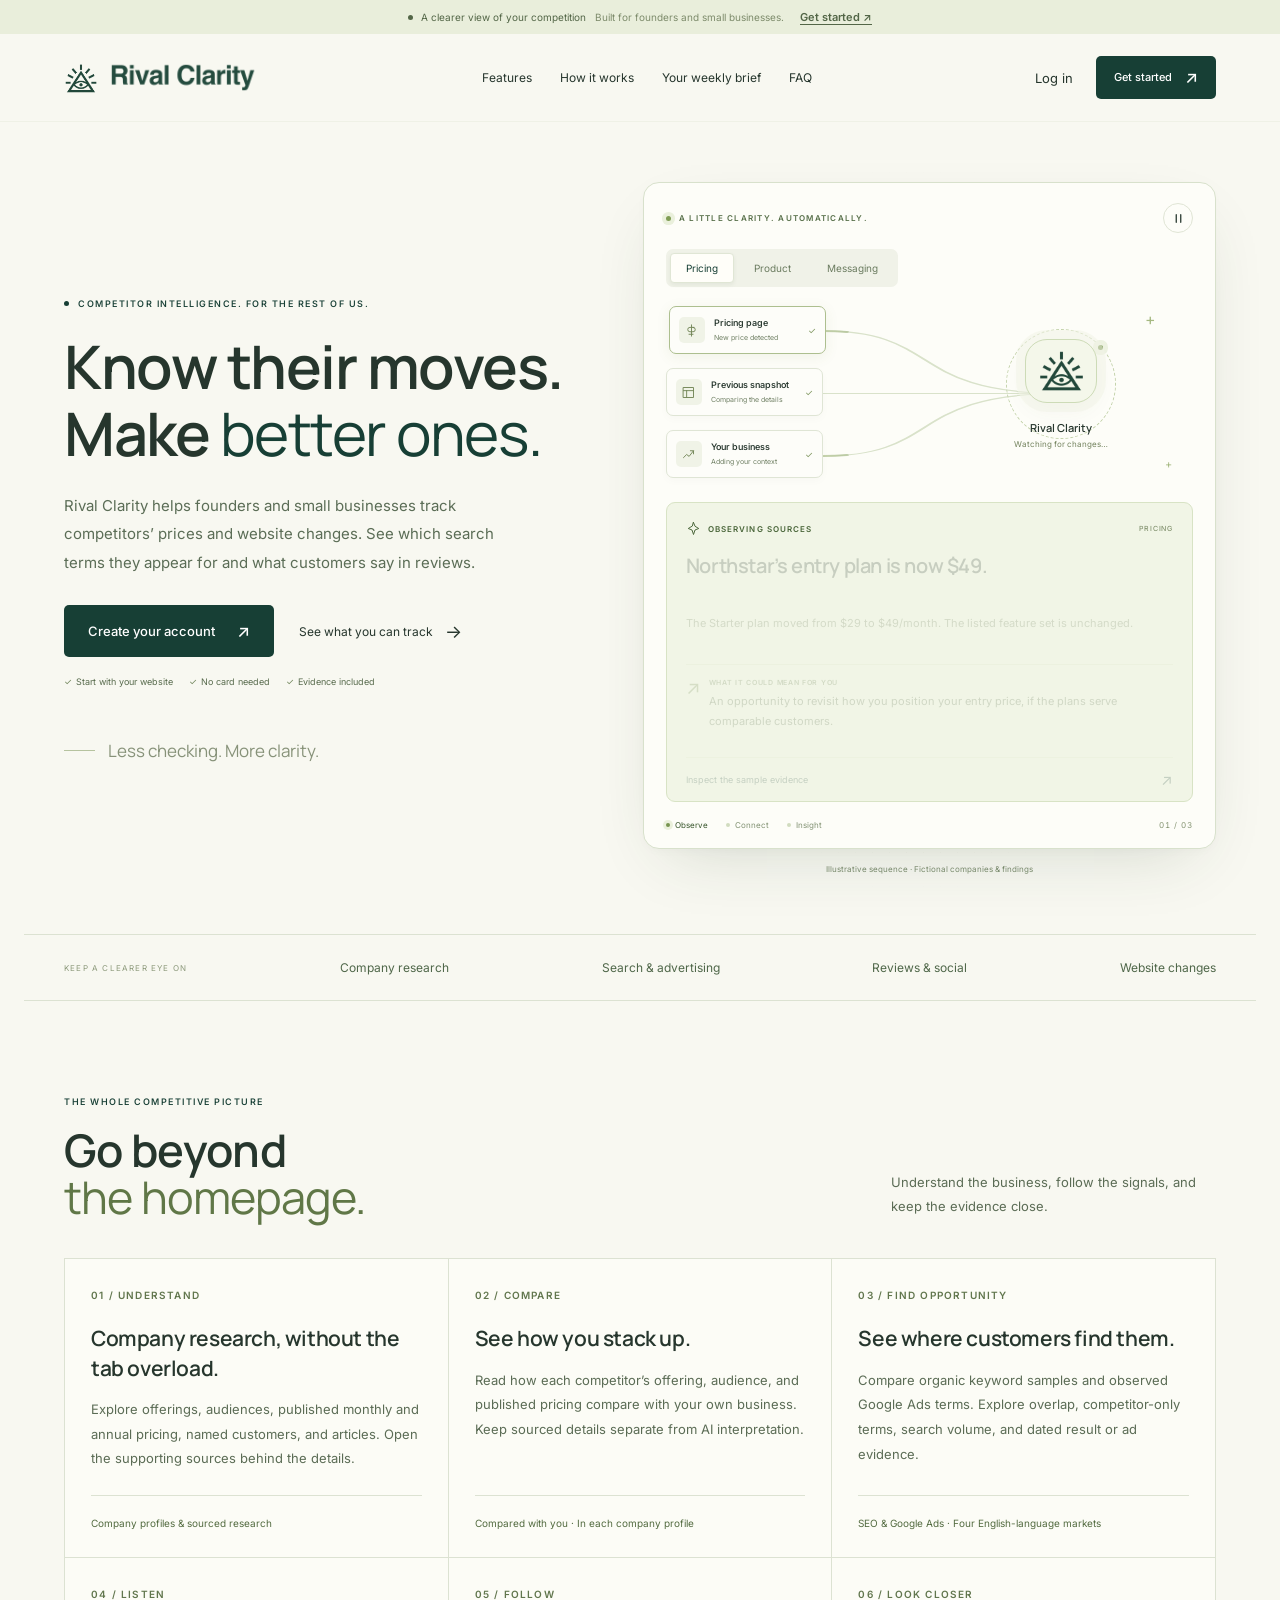
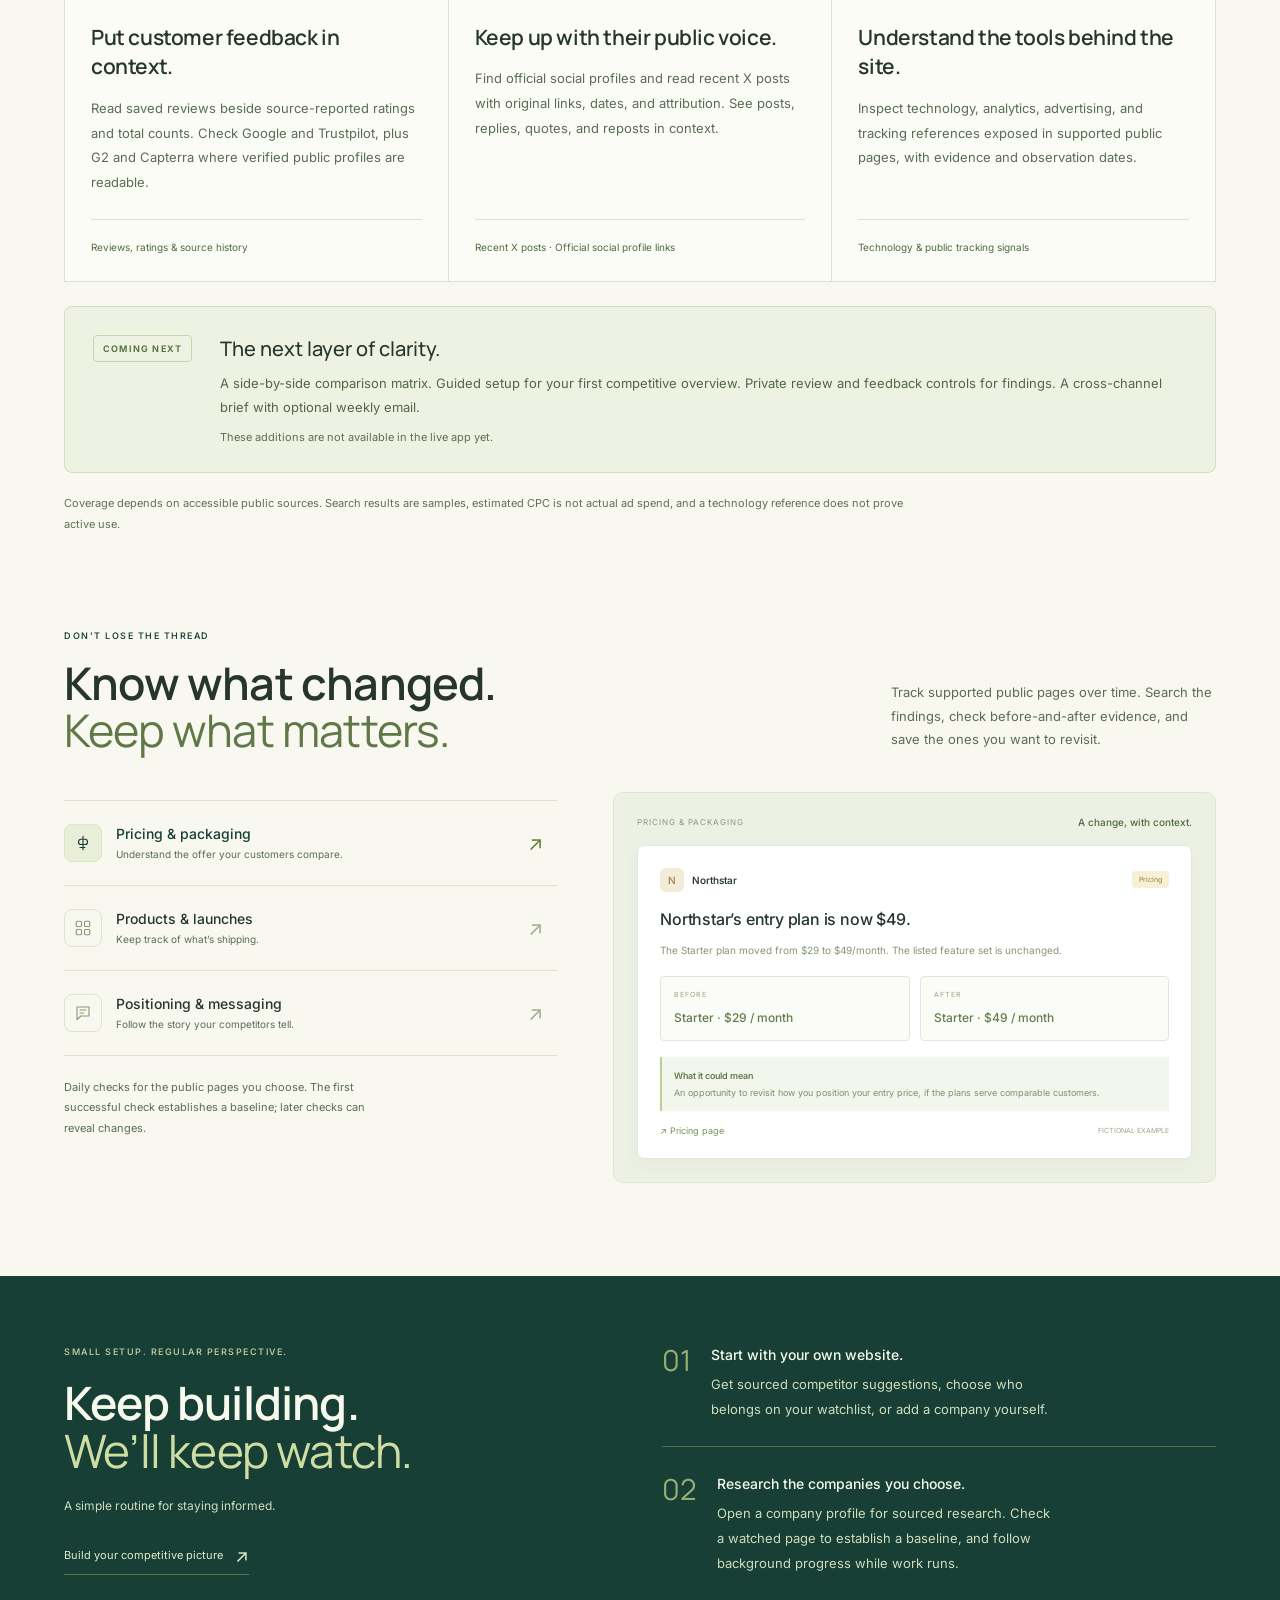
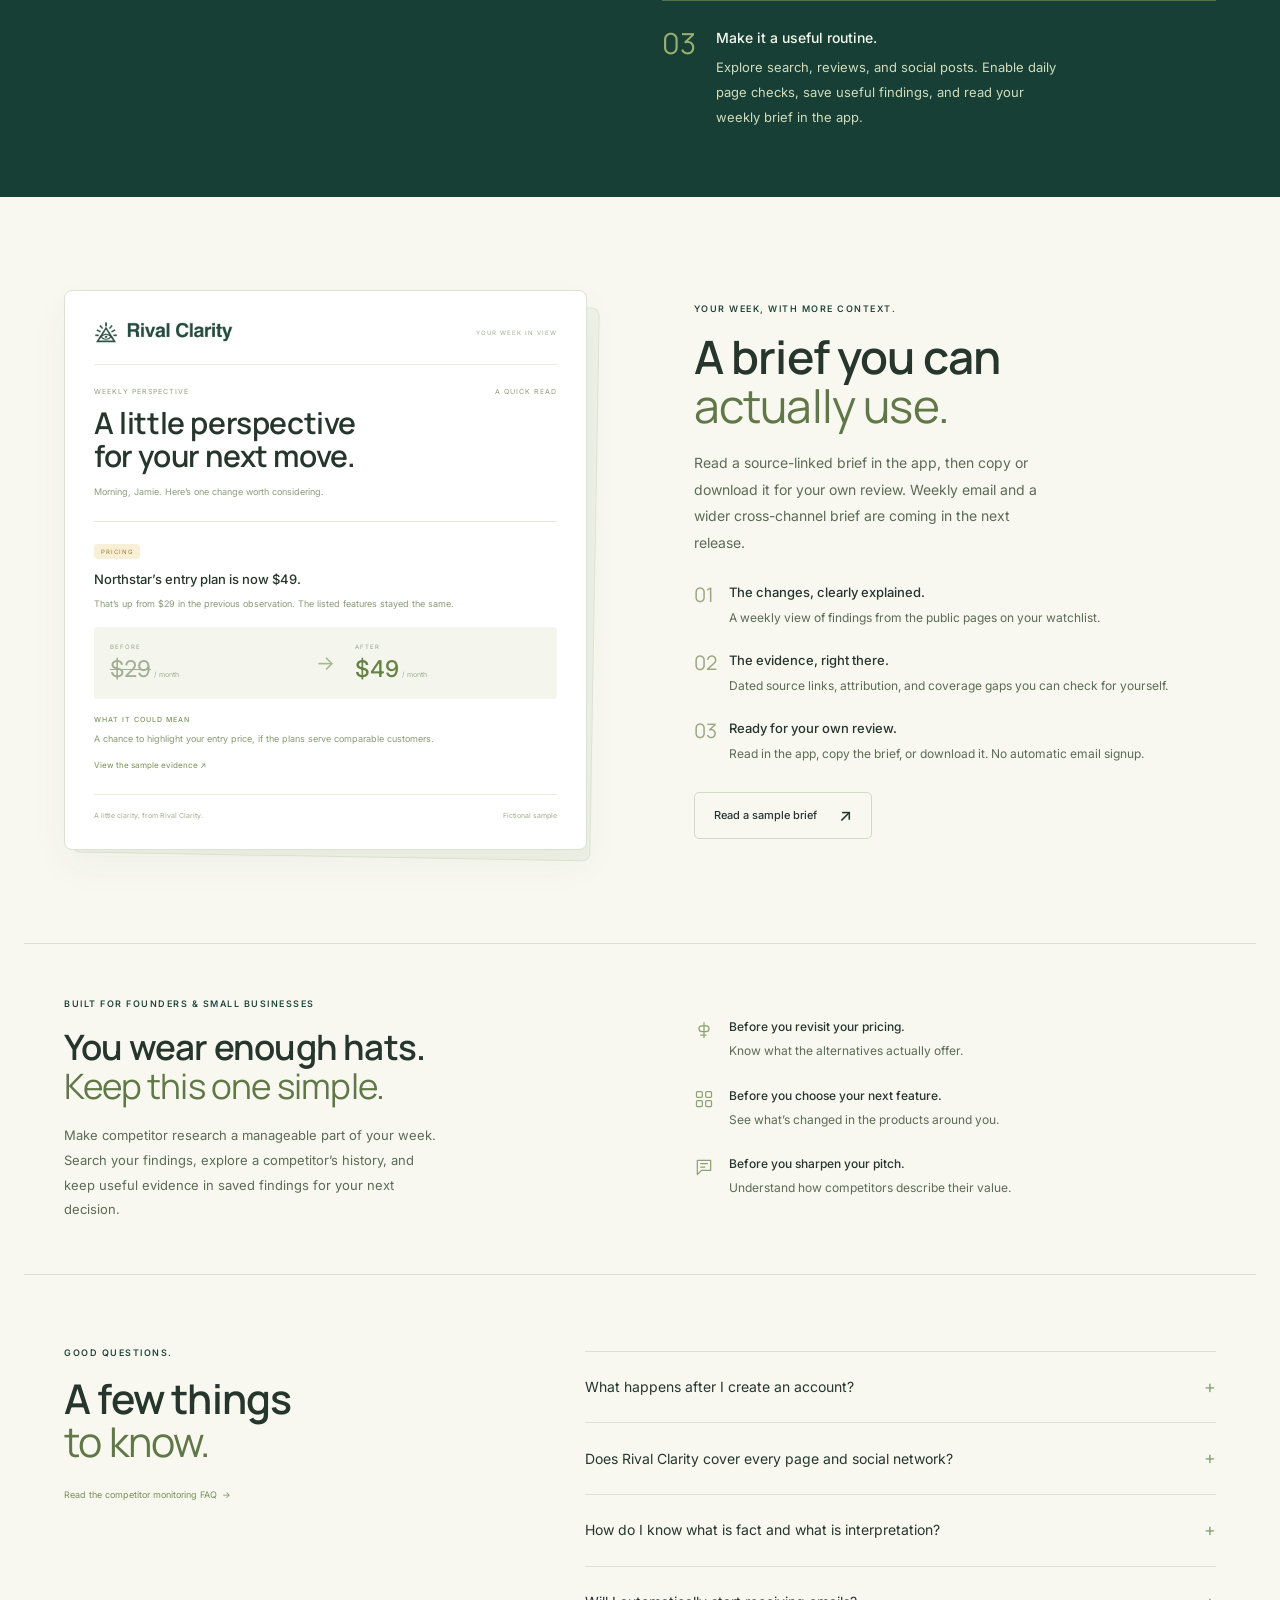
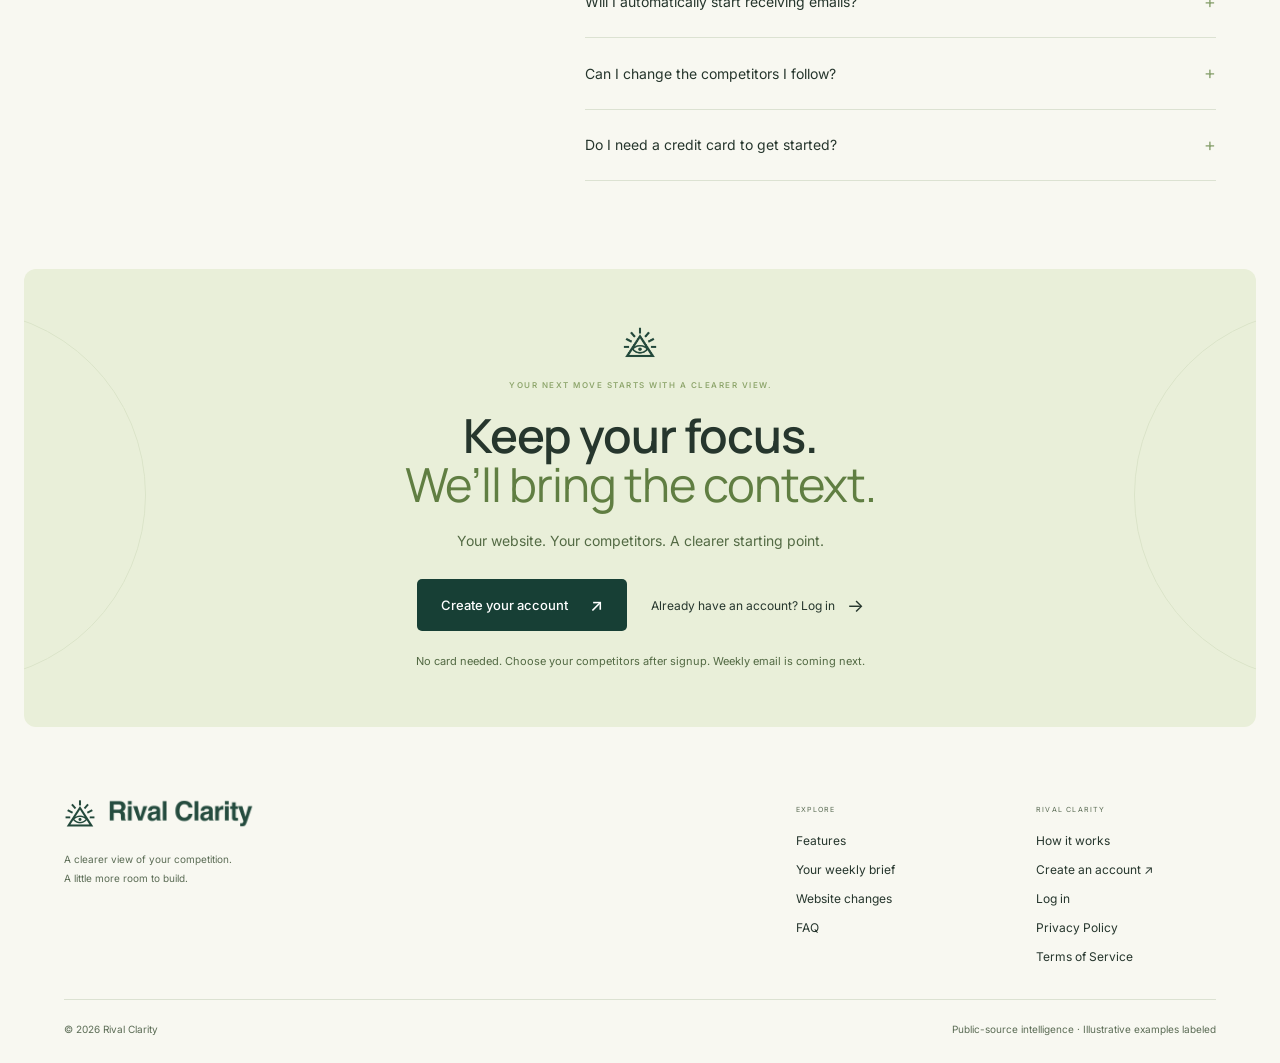
<file: docs/index.html>
<!DOCTYPE html>
<html lang="en"><head>
<meta charset="utf-8">
<meta name="viewport" content="width=device-width,initial-scale=1">
<meta name="theme-color" content="#173f35">
<title>Rival Clarity | Competitor Monitoring for Small Businesses</title>
<meta name="description" content="Rival Clarity helps founders and small businesses track competitor pricing and website changes, compare search visibility and reviews, and read a weekly brief.">
<link rel="canonical" href="https://rivalclarity.com/">
<meta property="og:type" content="website">
<meta property="og:site_name" content="Rival Clarity">
<meta property="og:url" content="https://rivalclarity.com/">
<meta property="og:title" content="Rival Clarity | Competitor Monitoring for Small Businesses">
<meta property="og:description" content="Track competitors’ pricing, website changes, search visibility, and reviews with Rival Clarity.">
<meta property="og:image" content="https://rivalclarity.com/brand/rival-clarity-icon-512.png">
<meta property="og:image:alt" content="Rival Clarity logo">
<script type="application/ld+json">
{
  "@context": "https://schema.org",
  "@graph": [
    {
      "@type": "WebSite",
      "@id": "https://rivalclarity.com/#website",
      "name": "Rival Clarity",
      "url": "https://rivalclarity.com/",
      "publisher": { "@id": "https://rivalclarity.com/#organization" }
    },
    {
      "@type": "Organization",
      "@id": "https://rivalclarity.com/#organization",
      "name": "Rival Clarity",
      "url": "https://rivalclarity.com/",
      "logo": "https://rivalclarity.com/brand/rival-clarity-icon-512.png",
      "sameAs": ["https://github.com/Rival-Clarity"]
    }
  ]
}
</script>
<link rel="icon" href="favicon.ico" sizes="any"><link rel="icon" type="image/png" href="favicon-32x32.png" sizes="32x32"><link rel="icon" type="image/png" href="favicon-16x16.png" sizes="16x16"><link rel="icon" type="image/svg+xml" href="favicon.svg?v=20261109" sizes="any"><link rel="apple-touch-icon" href="apple-touch-icon.png" sizes="180x180"><link rel="manifest" href="site.webmanifest"><link rel="stylesheet" href="site.css?v=20261109-insights"></head><body>
<a class="skip-link" href="#main">Skip to content</a>
<div class="announcement"><span class="tiny-dot"></span>A clearer view of your competition<span class="announcement-extra">Built for founders and small businesses.</span><a href="https://app.rivalclarity.com/signup">Get started <span aria-hidden="true">↗</span></a></div>
<header class="header"><div class="container nav-inner"><a class="brand" href="#top" aria-label="Rival Clarity home"><img class="brand-icon" src="brand/rival-clarity-icon-128.png" alt="" width="34" height="34"><span><img class="brand-wordmark" src="brand/rival-clarity-modern-wordmark-320w.png" srcset="brand/rival-clarity-modern-wordmark-640w.png 2x" alt=""></span></a><nav class="nav-links" aria-label="Main navigation"><a href="#features">Features</a><a href="#how-it-works">How it works</a><a href="#sample-brief">Your weekly brief</a><a href="faq/">FAQ</a></nav><div class="nav-right"><a class="login-link" href="https://app.rivalclarity.com/login">Log in</a><a class="button primary nav-cta" href="https://app.rivalclarity.com/signup">Get started <span aria-hidden="true">↗</span></a><button class="menu-button" aria-label="Open menu" aria-expanded="false" aria-controls="mobile-nav" data-action="menu"><span></span><span></span></button></div></div><nav id="mobile-nav" class="mobile-nav container" aria-label="Mobile navigation" hidden><a href="#features">Features</a><a href="#how-it-works">How it works</a><a href="#sample-brief">Your weekly brief</a><a href="#changes">Website changes</a><a href="faq/">FAQ</a><a href="https://app.rivalclarity.com/login">Log in</a><a class="button primary" href="https://app.rivalclarity.com/signup">Create your account ↗</a></nav></header>
<main id="main"><section class="hero container" id="top"><div class="hero-copy"><div class="eyebrow"><span class="tiny-dot"></span> COMPETITOR INTELLIGENCE. FOR THE REST OF US.</div><h1>Know their moves.<br>Make <em>better ones.</em></h1><p class="hero-description">Rival Clarity helps founders and small businesses track competitors’ prices and website changes. See which search terms they appear for and what customers say in reviews.</p><div class="hero-actions"><a class="button primary large" href="https://app.rivalclarity.com/signup">Create your account <span aria-hidden="true">↗</span></a><a class="text-link" href="#features">See what you can track <span aria-hidden="true">→</span></a></div><div class="hero-assurances"><span><i>✓</i>Start with your website</span><span><i>✓</i>No card needed</span><span><i>✓</i>Evidence included</span></div><div class="hero-note"><span class="line"></span>Less checking. More clarity.</div></div><div class="hero-visual insight-visual" aria-label="Interactive illustration of automatic competitor insights">
  <div class="visual-grid" aria-hidden="true"></div>
  <div class="insight-demo" data-insight-demo data-phase="insight" data-running="false">
    <div class="demo-heading"><span><i class="tiny-dot"></i> A LITTLE CLARITY. AUTOMATICALLY.</span><button class="demo-toggle" type="button" data-demo-toggle aria-label="Pause animation" aria-pressed="false" hidden><svg viewBox="0 0 20 20" aria-hidden="true"><path class="pause-symbol" d="M7 5v10M13 5v10"/><path class="play-symbol" d="m7 4 8 6-8 6Z"/></svg></button></div>
    <div class="demo-options" role="tablist" aria-label="Choose an insight example" hidden>
      <button type="button" role="tab" id="demo-tab-pricing" aria-selected="true" aria-controls="demo-result" data-demo-example="pricing">Pricing</button>
      <button type="button" role="tab" id="demo-tab-product" aria-selected="false" aria-controls="demo-result" tabindex="-1" data-demo-example="product">Product</button>
      <button type="button" role="tab" id="demo-tab-messaging" aria-selected="false" aria-controls="demo-result" tabindex="-1" data-demo-example="messaging">Messaging</button>
    </div>
    <div class="signal-map" aria-hidden="true">
      <svg class="signal-paths" viewBox="0 0 100 200" preserveAspectRatio="none"><defs><linearGradient id="signal-gradient"><stop stop-color="#b8c899"/><stop offset="1" stop-color="#476e4b"/></linearGradient></defs><g class="signal-tracks"><path d="M0 39C50 39 35 100 100 100"/><path d="M0 100H100"/><path d="M0 161C50 161 35 100 100 100"/></g><g class="signal-particles"><path pathLength="100" d="M0 39C50 39 35 100 100 100"/><path pathLength="100" d="M0 100H100"/><path pathLength="100" d="M0 161C50 161 35 100 100 100"/></g></svg>
      <div class="signal-source signal-source-one"><span class="signal-icon"><svg viewBox="0 0 24 24"><use data-demo-icon href="#i-price"/></svg></span><div><b data-demo-source>Pricing page</b><span data-demo-detail>New price detected</span></div><i>✓</i></div>
      <div class="signal-source signal-source-two"><span class="signal-icon"><svg viewBox="0 0 24 24"><path d="M4 4h16v16H4zM4 9h16M9 9v11"/></svg></span><div><b>Previous snapshot</b><span>Comparing the details</span></div><i>✓</i></div>
      <div class="signal-source signal-source-three"><span class="signal-icon"><svg viewBox="0 0 24 24"><path d="m4 17 5-5 4 3 7-9M15 6h5v5"/></svg></span><div><b>Your business</b><span>Adding your context</span></div><i>✓</i></div>
      <div class="signal-engine"><div class="engine-orbit"></div><div class="engine-core"><img src="brand/rival-clarity-icon-128.png" width="47" height="47" alt=""></div><span>Rival Clarity</span><small data-demo-engine>Dots connected.</small></div>
      <span class="signal-spark spark-one">+</span><span class="signal-spark spark-two">+</span>
    </div>
    <div class="demo-result" role="tabpanel" id="demo-result" aria-labelledby="demo-tab-pricing" tabindex="0">
      <div class="insight-found"><span><svg viewBox="0 0 20 20" aria-hidden="true"><path d="m10 2 2 5 5 3-5 2-2 6-2-6-5-2 5-3Z"/></svg> <b data-demo-status>INSIGHT FOUND</b></span><span class="demo-category" data-demo-category>PRICING</span></div>
      <h2 data-demo-title>Northstar’s entry plan is now $49.</h2>
      <p class="demo-observation" data-demo-observation>The Starter plan moved from $29 to $49/month. The listed feature set is unchanged.</p>
      <div class="demo-takeaway"><span aria-hidden="true">↗</span><div><b>WHAT IT COULD MEAN FOR YOU</b><p data-demo-meaning>An opportunity to revisit how you position your entry price, if the plans serve comparable customers.</p></div></div>
      <button class="demo-evidence" type="button" data-action="evidence" data-feature="pricing">Inspect the sample evidence <span aria-hidden="true">↗</span></button>
    </div>
    <div class="demo-footer"><div class="demo-steps" aria-label="Illustrated process"><span data-demo-step="observe"><i></i>Observe</span><span data-demo-step="connect"><i></i>Connect</span><span data-demo-step="insight"><i></i>Insight</span></div><span class="demo-counter" data-demo-counter>01 / 03</span></div>
  </div>
  <p class="demo-disclosure">Illustrative sequence · Fictional companies &amp; findings</p>
</div></section>
<section class="coverage-strip container" aria-label="Coverage"><p>KEEP A CLEARER EYE ON</p><div>Company research</div><div>Search &amp; advertising</div><div>Reviews &amp; social</div><div>Website changes</div></section>
<section class="capabilities section container" id="features"><div class="section-intro"><div class="eyebrow">THE WHOLE COMPETITIVE PICTURE</div><h2>Go beyond<br><em>the homepage.</em></h2><p>Understand the business, follow the signals, and keep the evidence close.</p></div><div class="capability-grid">
<article><span class="capability-number">01 / UNDERSTAND</span><h3>Company research, without the tab overload.</h3><p>Explore offerings, audiences, published monthly and annual pricing, named customers, and articles. Open the supporting sources behind the details.</p><span class="capability-detail">Company profiles &amp; sourced research</span></article>
<article><span class="capability-number">02 / COMPARE</span><h3>See how you stack up.</h3><p>Read how each competitor’s offering, audience, and published pricing compare with your own business. Keep sourced details separate from AI interpretation.</p><span class="capability-detail">Compared with you · In each company profile</span></article>
<article><span class="capability-number">03 / FIND OPPORTUNITY</span><h3>See where customers find them.</h3><p>Compare organic keyword samples and observed Google Ads terms. Explore overlap, competitor-only terms, search volume, and dated result or ad evidence.</p><span class="capability-detail">SEO &amp; Google Ads · Four English-language markets</span></article>
<article><span class="capability-number">04 / LISTEN</span><h3>Put customer feedback in context.</h3><p>Read saved reviews beside source-reported ratings and total counts. Check Google and Trustpilot, plus G2 and Capterra where verified public profiles are readable.</p><span class="capability-detail">Reviews, ratings &amp; source history</span></article>
<article><span class="capability-number">05 / FOLLOW</span><h3>Keep up with their public voice.</h3><p>Find official social profiles and read recent X posts with original links, dates, and attribution. See posts, replies, quotes, and reposts in context.</p><span class="capability-detail">Recent X posts · Official social profile links</span></article>
<article><span class="capability-number">06 / LOOK CLOSER</span><h3>Understand the tools behind the site.</h3><p>Inspect technology, analytics, advertising, and tracking references exposed in supported public pages, with evidence and observation dates.</p><span class="capability-detail">Technology &amp; public tracking signals</span></article>
</div><aside class="next-release" aria-labelledby="next-release-title"><span class="release-label">COMING NEXT</span><div><h3 id="next-release-title">The next layer of clarity.</h3><p>A side-by-side comparison matrix. Guided setup for your first competitive overview. Private review and feedback controls for findings. A cross-channel brief with optional weekly email.</p><span>These additions are not available in the live app yet.</span></div></aside><p class="coverage-note">Coverage depends on accessible public sources. Search results are samples, estimated CPC is not actual ad spend, and a technology reference does not prove active use.</p></section>
<section class="feature-section section container" id="changes"><div class="section-intro"><div class="eyebrow">DON’T LOSE THE THREAD</div><h2>Know what changed.<br><em>Keep what matters.</em></h2><p>Track supported public pages over time. Search the findings, check before-and-after evidence, and save the ones you want to revisit.</p></div><div class="feature-explorer"><div class="feature-tabs" role="tablist" aria-label="Explore monitored changes"><button role="tab" id="tab-pricing" aria-selected="true" aria-controls="feature-panel" data-tab="pricing"><span class="tab-icon"><svg aria-hidden="true"><use href="#i-price"/></svg></span><span><b>Pricing & packaging</b><small>Understand the offer your customers compare.</small></span><span class="tab-arrow">↗</span></button><button role="tab" id="tab-product" aria-selected="false" aria-controls="feature-panel" tabindex="-1" data-tab="product"><span class="tab-icon"><svg aria-hidden="true"><use href="#i-grid"/></svg></span><span><b>Products & launches</b><small>Keep track of what’s shipping.</small></span><span class="tab-arrow">↗</span></button><button role="tab" id="tab-messaging" aria-selected="false" aria-controls="feature-panel" tabindex="-1" data-tab="messaging"><span class="tab-icon"><svg aria-hidden="true"><use href="#i-message"/></svg></span><span><b>Positioning & messaging</b><small>Follow the story your competitors tell.</small></span><span class="tab-arrow">↗</span></button><p class="feature-scope">Daily checks for the public pages you choose. The first successful check establishes a baseline; later checks can reveal changes.</p></div><div class="feature-panel" role="tabpanel" id="feature-panel" aria-labelledby="tab-pricing" tabindex="0"></div></div></section>
<section class="how-section" id="how-it-works"><div class="container how-inner"><div class="how-heading"><div class="eyebrow light">SMALL SETUP. REGULAR PERSPECTIVE.</div><h2>Keep building.<br><em>We’ll keep watch.</em></h2><p>A simple routine for staying informed.</p><a class="text-link on-dark" href="https://app.rivalclarity.com/signup">Build your competitive picture <span>↗</span></a></div><div class="how-steps"><article><span class="step-number">01</span><div><h3>Start with your own website.</h3><p>Get sourced competitor suggestions, choose who belongs on your watchlist, or add a company yourself.</p></div></article><article><span class="step-number">02</span><div><h3>Research the companies you choose.</h3><p>Open a company profile for sourced research. Check a watched page to establish a baseline, and follow background progress while work runs.</p></div></article><article><span class="step-number">03</span><div><h3>Make it a useful routine.</h3><p>Explore search, reviews, and social posts. Enable daily page checks, save useful findings, and read your weekly brief in the app.</p></div></article></div></div></section>
<section class="sample-section section container" id="sample-brief"><div class="sample-document"><div class="sample-paper-top"><span class="mini-logo"><img src="brand/rival-clarity-icon-128.png" alt=""><img class="brand-wordmark" src="brand/rival-clarity-modern-wordmark-320w.png" alt="Rival Clarity"></span><span>YOUR WEEK IN VIEW</span></div><div class="sample-paper-meta"><span>WEEKLY PERSPECTIVE</span><span>A QUICK READ</span></div><h3>A little perspective<br>for your next move.</h3><p>Morning, Jamie. Here’s one change worth considering.</p><div class="sample-paper-finding"><span class="pill amber">PRICING</span><h4>Northstar’s entry plan is now $49.</h4><p>That’s up from $29 in the previous observation. The listed features stayed the same.</p><div class="mini-evidence"><div><span>BEFORE</span><del>$29</del><small>/ month</small></div><span class="evidence-arrow">→</span><div><span>AFTER</span><strong>$49</strong><small>/ month</small></div></div><h5>WHAT IT COULD MEAN</h5><p>A chance to highlight your entry price, if the plans serve comparable customers.</p><button class="source-link" data-action="evidence">View the sample evidence ↗</button></div><div class="paper-footer">A little clarity, from Rival Clarity.<span>Fictional sample</span></div></div><div class="sample-copy"><div class="eyebrow">YOUR WEEK, WITH MORE CONTEXT.</div><h2>A brief you can<br><em>actually use.</em></h2><p class="section-description">Read a source-linked brief in the app, then copy or download it for your own review. Weekly email and a wider cross-channel brief are coming in the next release.</p><ul class="benefit-list"><li><span>01</span><div><h3>The changes, clearly explained.</h3><p>A weekly view of findings from the public pages on your watchlist.</p></div></li><li><span>02</span><div><h3>The evidence, right there.</h3><p>Dated source links, attribution, and coverage gaps you can check for yourself.</p></div></li><li><span>03</span><div><h3>Ready for your own review.</h3><p>Read in the app, copy the brief, or download it. No automatic email signup.</p></div></li></ul><button class="button outline" data-action="brief">Read a sample brief <span>↗</span></button></div></section>
<section class="founder-section container"><div class="founder-copy"><div class="eyebrow">BUILT FOR FOUNDERS & SMALL BUSINESSES</div><h2>You wear enough hats.<br><em>Keep this one simple.</em></h2><p>Make competitor research a manageable part of your week. Search your findings, explore a competitor’s history, and keep useful evidence in saved findings for your next decision.</p></div><div class="use-cases"><div><svg aria-hidden="true"><use href="#i-price"/></svg><span><b>Before you revisit your pricing.</b><small>Know what the alternatives actually offer.</small></span></div><div><svg aria-hidden="true"><use href="#i-grid"/></svg><span><b>Before you choose your next feature.</b><small>See what’s changed in the products around you.</small></span></div><div><svg aria-hidden="true"><use href="#i-message"/></svg><span><b>Before you sharpen your pitch.</b><small>Understand how competitors describe their value.</small></span></div></div></section>
<section class="faq-section container" id="questions"><div><div class="eyebrow">GOOD QUESTIONS.</div><h2>A few things<br><em>to know.</em></h2><p><a class="source-link" href="faq/">Read the competitor monitoring FAQ <span aria-hidden="true">→</span></a></p></div><div class="faqs"><details><summary>What happens after I create an account?</summary><p>Sign up in the Rival Clarity app, then enter your business website. Choose from sourced competitor suggestions or add your own. Open company profiles for research, check the public pages you choose, and explore search, reviews, and social posts as needed.</p></details><details><summary>Does Rival Clarity cover every page and social network?</summary><p>Coverage depends on accessible public sources and the pages you choose to watch. Recent-post collection currently supports X. LinkedIn, Instagram, and Facebook links identify official profiles; they do not include post collection. Reviews from G2 and Capterra depend on readable, verified public profiles.</p></details><details><summary>How do I know what is fact and what is interpretation?</summary><p>Research and findings include sources, captured evidence, and dates. AI interpretations are labeled separately. Missing information stays unknown, and a missing search term is only missing from the saved sample. Check the evidence before acting.</p></details><details><summary>Will I automatically start receiving emails?</summary><p>No. Your brief is currently available in the app to read, copy, and download. Optional weekly email is coming next. It will require a separate opt-in with your verified account email and include unsubscribe controls.</p></details><details><summary>Can I change the competitors I follow?</summary><p>Yes. Add or remove competitors from your watchlist. Removing a company turns off your daily checks and hides its findings while retaining collected research and saved evidence. Explicitly re-adding it restores previous research; paused page checks can be enabled again.</p></details><details><summary>Do I need a credit card to get started?</summary><p>No credit card is required to create an account. Rival Clarity is an early product with collection limits. There is no paid checkout or active $19 Founder subscription; any future paid offer will explain its price and terms before you purchase.</p></details></div></section>
<section class="final-cta container" id="start"><div class="cta-mark"><img src="brand/rival-clarity-icon-128.png" alt=""></div><div class="eyebrow">YOUR NEXT MOVE STARTS WITH A CLEARER VIEW.</div><h2>Keep your focus.<br><em>We’ll bring the context.</em></h2><p>Your website. Your competitors. A clearer starting point.</p><div class="cta-actions"><a class="button primary large" href="https://app.rivalclarity.com/signup">Create your account <span aria-hidden="true">↗</span></a><a class="text-link" href="https://app.rivalclarity.com/login">Already have an account? Log in <span aria-hidden="true">→</span></a></div><span class="cta-fine">No card needed. Choose your competitors after signup. Weekly email is coming next.</span></section>
</main><footer class="footer container"><div class="footer-top"><div><a class="brand" href="#top" aria-label="Rival Clarity home"><img class="brand-icon" src="brand/rival-clarity-icon-128.png" alt="" width="34" height="34"><span><img class="brand-wordmark" src="brand/rival-clarity-modern-wordmark-320w.png" srcset="brand/rival-clarity-modern-wordmark-640w.png 2x" alt=""></span></a><p>A clearer view of your competition.<br>A little more room to build.</p></div><nav aria-label="Footer product navigation"><span>EXPLORE</span><a href="#features">Features</a><a href="#sample-brief">Your weekly brief</a><a href="#changes">Website changes</a><a href="faq/">FAQ</a></nav><nav aria-label="Footer company navigation"><span>RIVAL CLARITY</span><a href="#how-it-works">How it works</a><a href="https://app.rivalclarity.com/signup">Create an account ↗</a><a href="https://app.rivalclarity.com/login">Log in</a><a href="privacy.html">Privacy Policy</a><a href="terms.html">Terms of Service</a></nav></div><div class="footer-bottom"><span>© 2026 Rival Clarity</span><span>Public-source intelligence · Illustrative examples labeled</span></div></footer>
<div id="modal-root"></div><div id="status" role="status" aria-live="polite"></div>
<svg class="svg-defs" aria-hidden="true" xmlns="http://www.w3.org/2000/svg"><defs><symbol id="i-price" viewBox="0 0 24 24"><path d="M12 3v18m4-14H9.5a3.5 3.5 0 0 0 0 7h5a3.5 3.5 0 0 0 0-7M8 18h6.5"/></symbol><symbol id="i-grid" viewBox="0 0 24 24"><rect x="3" y="3" width="7" height="7" rx="1.3"/><rect x="14" y="3" width="7" height="7" rx="1.3"/><rect x="3" y="14" width="7" height="7" rx="1.3"/><rect x="14" y="14" width="7" height="7" rx="1.3"/></symbol><symbol id="i-message" viewBox="0 0 24 24"><path d="M4 4h16v12H9l-5 5V4Z M8 8h8M8 12h5"/></symbol></defs></svg><script src="site.js?v=20261109-insights"></script></body></html>
</file>
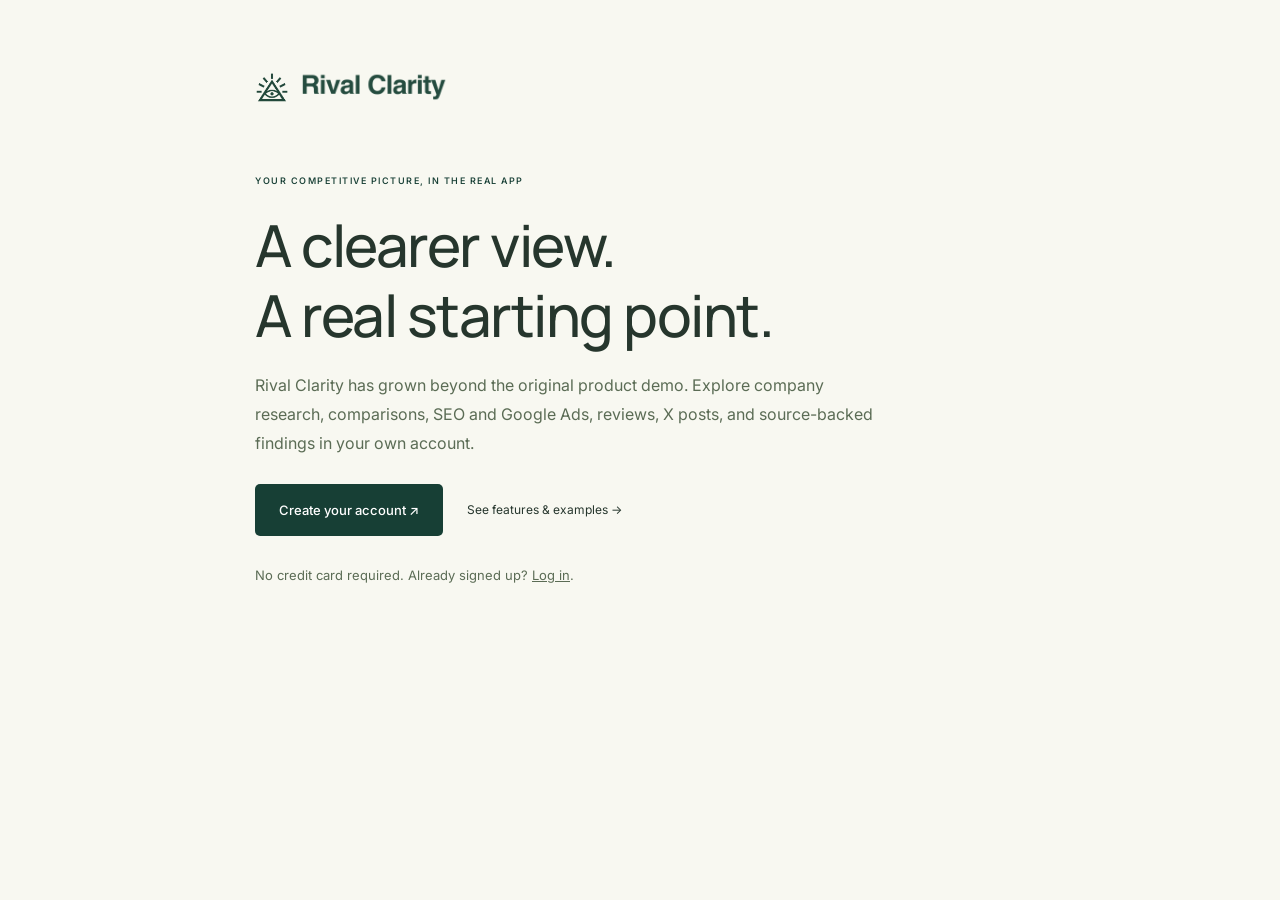
<file: docs/demo/index.html>
<!doctype html>
<html lang="en"><head><meta charset="utf-8"><meta name="viewport" content="width=device-width,initial-scale=1"><meta name="robots" content="noindex"><meta name="theme-color" content="#173f35"><title>Explore Rival Clarity</title><link rel="icon" href="../favicon.ico"><link rel="icon" type="image/svg+xml" href="../favicon.svg?v=20261109" sizes="any"><link rel="stylesheet" href="../site.css?v=20261106"></head><body><main class="demo-transition container" id="main"><a class="brand" href="../" aria-label="Rival Clarity home"><img class="brand-icon" src="../brand/rival-clarity-icon-128.png" alt=""><img class="brand-wordmark" src="../brand/rival-clarity-modern-wordmark-320w.png" alt="Rival Clarity"></a><div class="eyebrow">YOUR COMPETITIVE PICTURE, IN THE REAL APP</div><h1>A clearer view.<br>A real starting point.</h1><p>Rival Clarity has grown beyond the original product demo. Explore company research, comparisons, SEO and Google Ads, reviews, X posts, and source-backed findings in your own account.</p><div class="cta-actions"><a class="button primary large" href="https://app.rivalclarity.com/signup">Create your account ↗</a><a class="text-link" href="../#features">See features &amp; examples →</a></div><p class="demo-fine">No credit card required. Already signed up? <a href="https://app.rivalclarity.com/login">Log in</a>.</p></main></body></html>
</file>
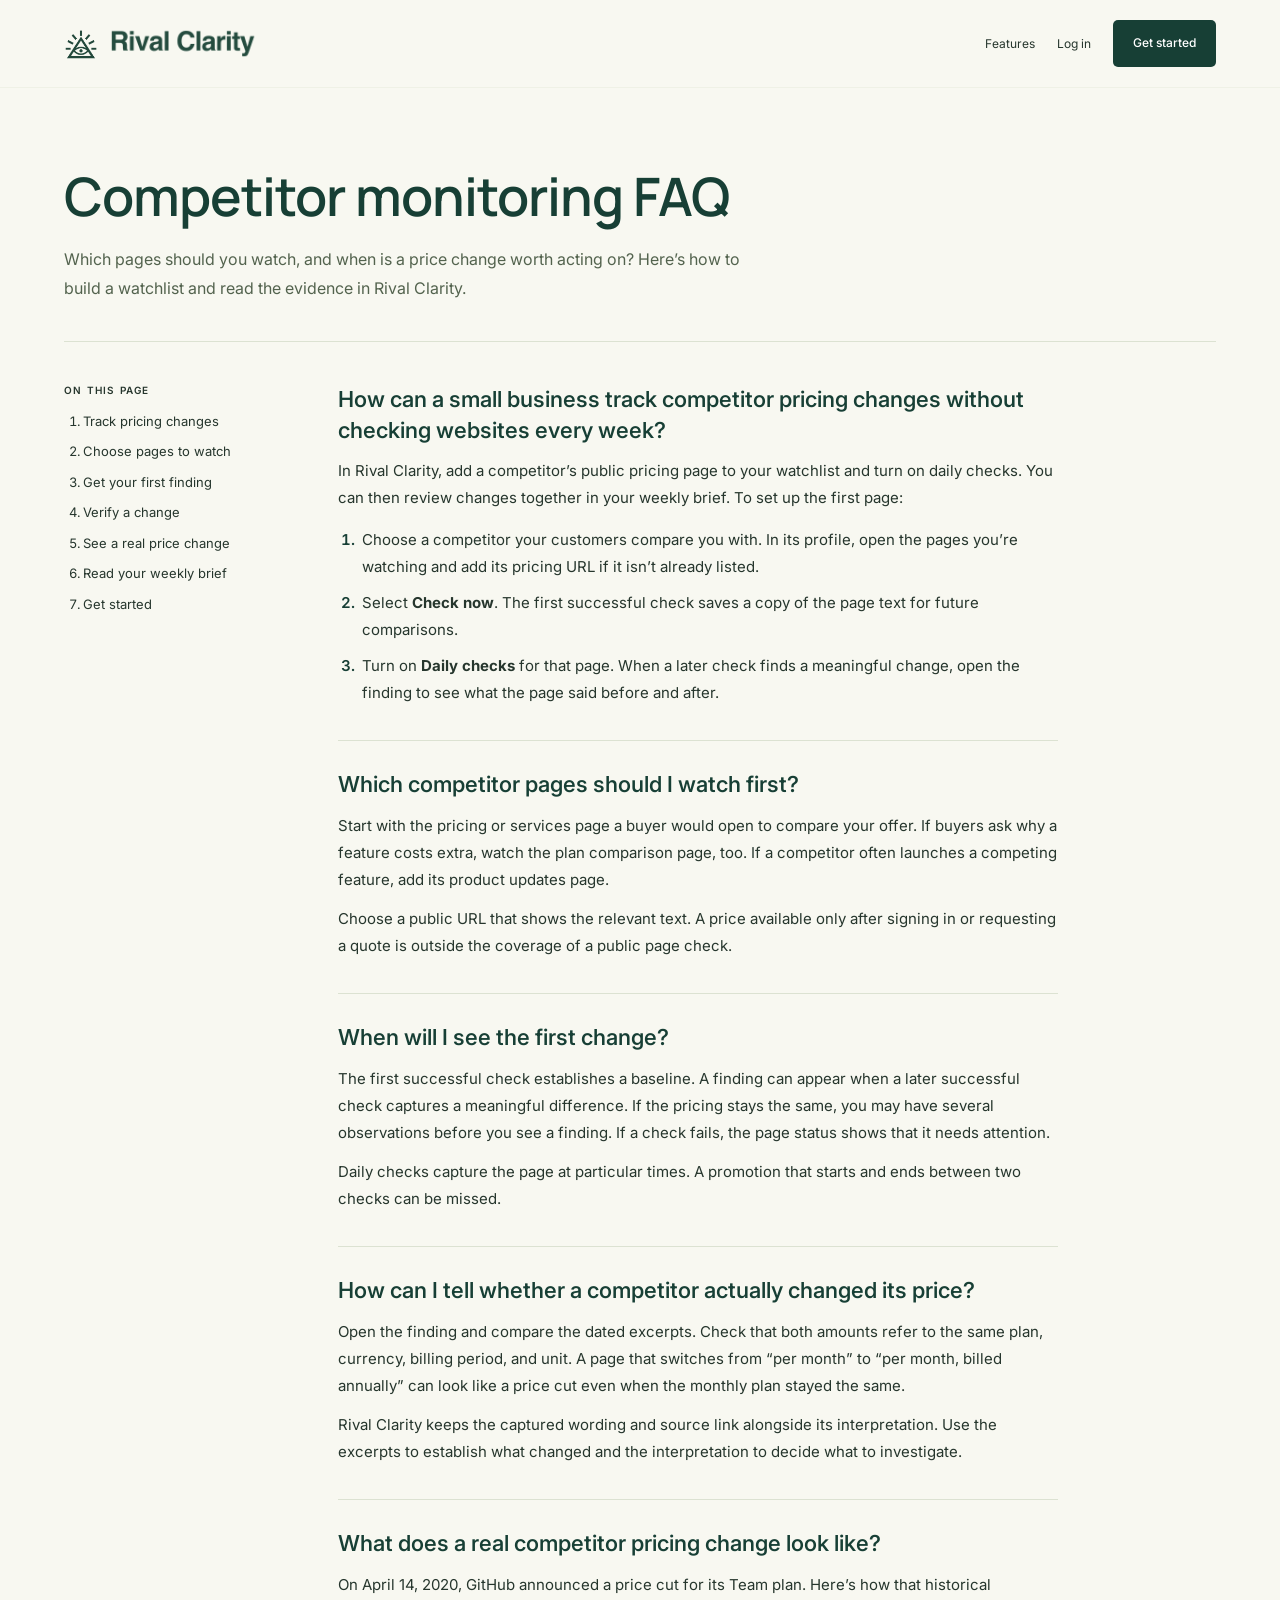
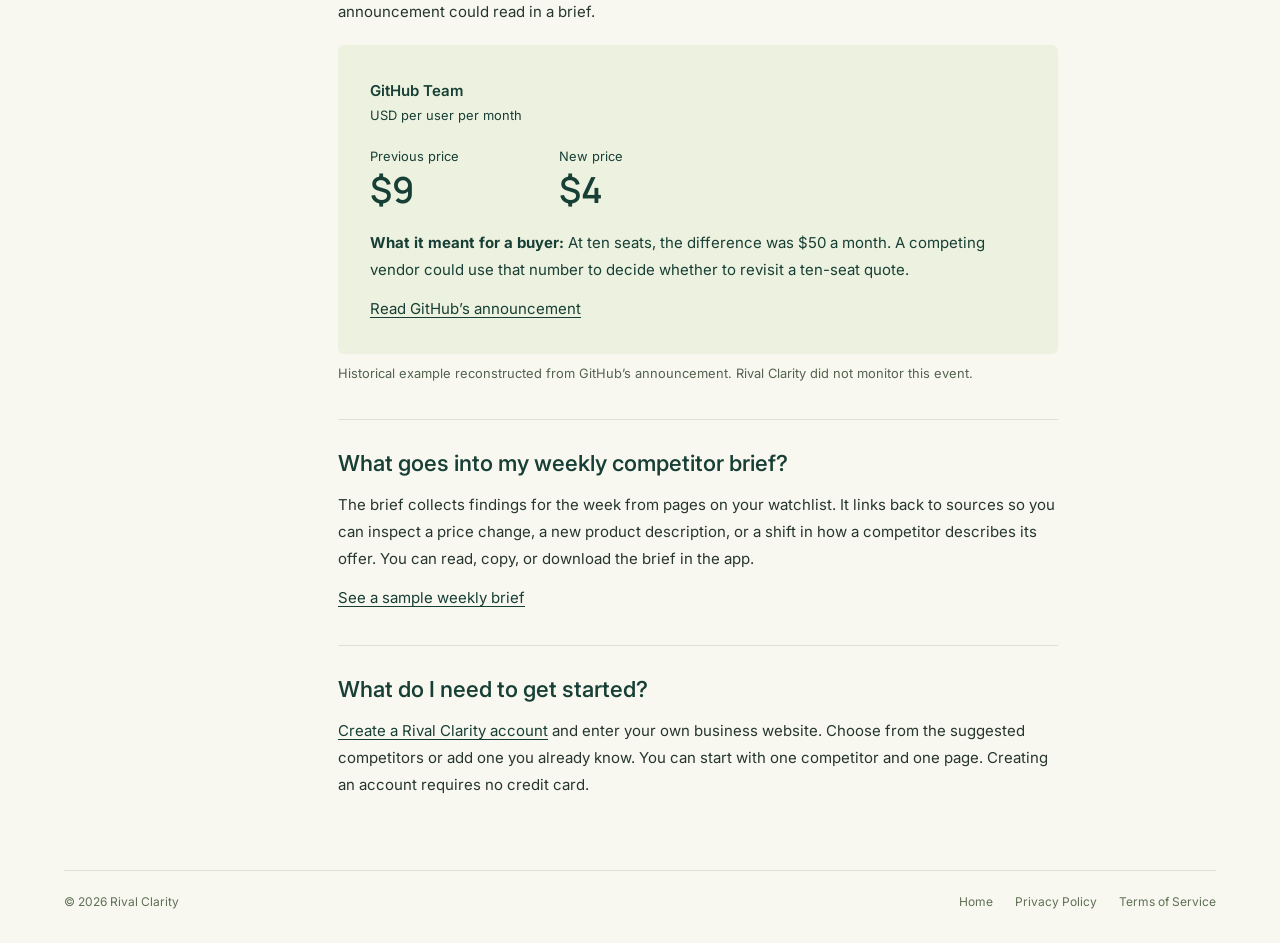
<file: docs/faq/index.html>
<!doctype html>
<html lang="en">
<head>
  <meta charset="utf-8">
  <meta name="viewport" content="width=device-width, initial-scale=1">
  <meta name="theme-color" content="#173f35">
  <title>Competitor Monitoring FAQ for Small Businesses | Rival Clarity</title>
  <meta name="description" content="Learn how to track competitor pricing changes, choose pages to watch, verify before-and-after evidence, and read your weekly Rival Clarity brief.">
  <link rel="canonical" href="https://rivalclarity.com/faq/">
  <meta property="og:type" content="website">
  <meta property="og:site_name" content="Rival Clarity">
  <meta property="og:title" content="Competitor Monitoring FAQ | Rival Clarity">
  <meta property="og:description" content="How to watch a pricing page, verify a change, and decide whether it matters to your business.">
  <meta property="og:url" content="https://rivalclarity.com/faq/">
  <meta property="og:image" content="https://rivalclarity.com/brand/rival-clarity-icon-512.png">
  <link rel="icon" href="../favicon.ico" sizes="any">
  <link rel="icon" type="image/svg+xml" href="../favicon.svg?v=20261109" sizes="any">
  <link rel="apple-touch-icon" href="../apple-touch-icon.png">
  <link rel="stylesheet" href="../site.css">
  <link rel="stylesheet" href="../legal.css">
  <link rel="stylesheet" href="faq.css">
</head>
<body>
  <a class="skip-link" href="#main">Skip to content</a>
  <header class="header legal-header">
    <div class="container nav-inner">
      <a class="brand" href="../" aria-label="Rival Clarity home">
        <img class="brand-icon" src="../brand/rival-clarity-icon-128.png" alt="" width="34" height="34">
        <span><img class="brand-wordmark" src="../brand/rival-clarity-modern-wordmark-320w.png" alt=""></span>
      </a>
      <nav class="legal-nav" aria-label="Main navigation">
        <a href="../#features">Features</a>
        <a href="https://app.rivalclarity.com/login">Log in</a>
        <a class="button primary" href="https://app.rivalclarity.com/signup">Get started</a>
      </nav>
    </div>
  </header>
  <main id="main" class="container">
    <div class="legal-hero">
      <h1>Competitor monitoring FAQ</h1>
      <p class="legal-intro">Which pages should you watch, and when is a price change worth acting on? Here’s how to build a watchlist and read the evidence in Rival Clarity.</p>
    </div>
    <div class="legal-layout">
      <nav class="legal-contents" aria-label="Jump to an answer">
        <h2>ON THIS PAGE</h2>
        <ol>
          <li><a href="#track-pricing">Track pricing changes</a></li>
          <li><a href="#choose-pages">Choose pages to watch</a></li>
          <li><a href="#first-finding">Get your first finding</a></li>
          <li><a href="#verify-a-change">Verify a change</a></li>
          <li><a href="#pricing-example">See a real price change</a></li>
          <li><a href="#weekly-brief">Read your weekly brief</a></li>
          <li><a href="#get-started">Get started</a></li>
        </ol>
      </nav>
      <div class="legal-copy faq-copy">
        <section id="track-pricing">
          <h2>How can a small business track competitor pricing changes without checking websites every week?</h2>
          <p>In Rival Clarity, add a competitor’s public pricing page to your watchlist and turn on daily checks. You can then review changes together in your weekly brief. To set up the first page:</p>
          <ol>
            <li>Choose a competitor your customers compare you with. In its profile, open the pages you’re watching and add its pricing URL if it isn’t already listed.</li>
            <li>Select <strong>Check now</strong>. The first successful check saves a copy of the page text for future comparisons.</li>
            <li>Turn on <strong>Daily checks</strong> for that page. When a later check finds a meaningful change, open the finding to see what the page said before and after.</li>
          </ol>
        </section>
        <section id="choose-pages">
          <h2>Which competitor pages should I watch first?</h2>
          <p>Start with the pricing or services page a buyer would open to compare your offer. If buyers ask why a feature costs extra, watch the plan comparison page, too. If a competitor often launches a competing feature, add its product updates page.</p>
          <p>Choose a public URL that shows the relevant text. A price available only after signing in or requesting a quote is outside the coverage of a public page check.</p>
        </section>
        <section id="first-finding">
          <h2>When will I see the first change?</h2>
          <p>The first successful check establishes a baseline. A finding can appear when a later successful check captures a meaningful difference. If the pricing stays the same, you may have several observations before you see a finding. If a check fails, the page status shows that it needs attention.</p>
          <p>Daily checks capture the page at particular times. A promotion that starts and ends between two checks can be missed.</p>
        </section>
        <section id="verify-a-change">
          <h2>How can I tell whether a competitor actually changed its price?</h2>
          <p>Open the finding and compare the dated excerpts. Check that both amounts refer to the same plan, currency, billing period, and unit. A page that switches from “per month” to “per month, billed annually” can look like a price cut even when the monthly plan stayed the same.</p>
          <p>Rival Clarity keeps the captured wording and source link alongside its interpretation. Use the excerpts to establish what changed and the interpretation to decide what to investigate.</p>
        </section>
        <section id="pricing-example">
          <h2>What does a real competitor pricing change look like?</h2>
          <p>On <time datetime="2020-04-14">April 14, 2020</time>, GitHub announced a price cut for its Team plan. Here’s how that historical announcement could read in a brief.</p>
          <figure class="price-example">
            <figcaption>GitHub Team <span>USD per user per month</span></figcaption>
            <dl>
              <div><dt>Previous price</dt><dd>$9</dd></div>
              <div><dt>New price</dt><dd>$4</dd></div>
            </dl>
            <p><strong>What it meant for a buyer:</strong> At ten seats, the difference was $50 a month. A competing vendor could use that number to decide whether to revisit a ten-seat quote.</p>
            <p><a href="https://github.blog/news-insights/product-news/github-is-now-free-for-teams/">Read GitHub’s announcement</a></p>
          </figure>
          <p class="example-credit">Historical example reconstructed from GitHub’s announcement. Rival Clarity did not monitor this event.</p>
        </section>
        <section id="weekly-brief">
          <h2>What goes into my weekly competitor brief?</h2>
          <p>The brief collects findings for the week from pages on your watchlist. It links back to sources so you can inspect a price change, a new product description, or a shift in how a competitor describes its offer. You can read, copy, or download the brief in the app.</p>
          <p><a href="../#sample-brief">See a sample weekly brief</a></p>
        </section>
        <section id="get-started">
          <h2>What do I need to get started?</h2>
          <p><a href="https://app.rivalclarity.com/signup">Create a Rival Clarity account</a> and enter your own business website. Choose from the suggested competitors or add one you already know. You can start with one competitor and one page. Creating an account requires no credit card.</p>
        </section>
      </div>
    </div>
  </main>
  <footer class="container legal-footer">
    <div class="footer-bottom">
      <span>© 2026 Rival Clarity</span>
      <nav aria-label="Footer navigation">
        <a href="../">Home</a>
        <a href="../privacy.html">Privacy Policy</a>
        <a href="../terms.html">Terms of Service</a>
      </nav>
    </div>
  </footer>
</body>
</html>
</file>
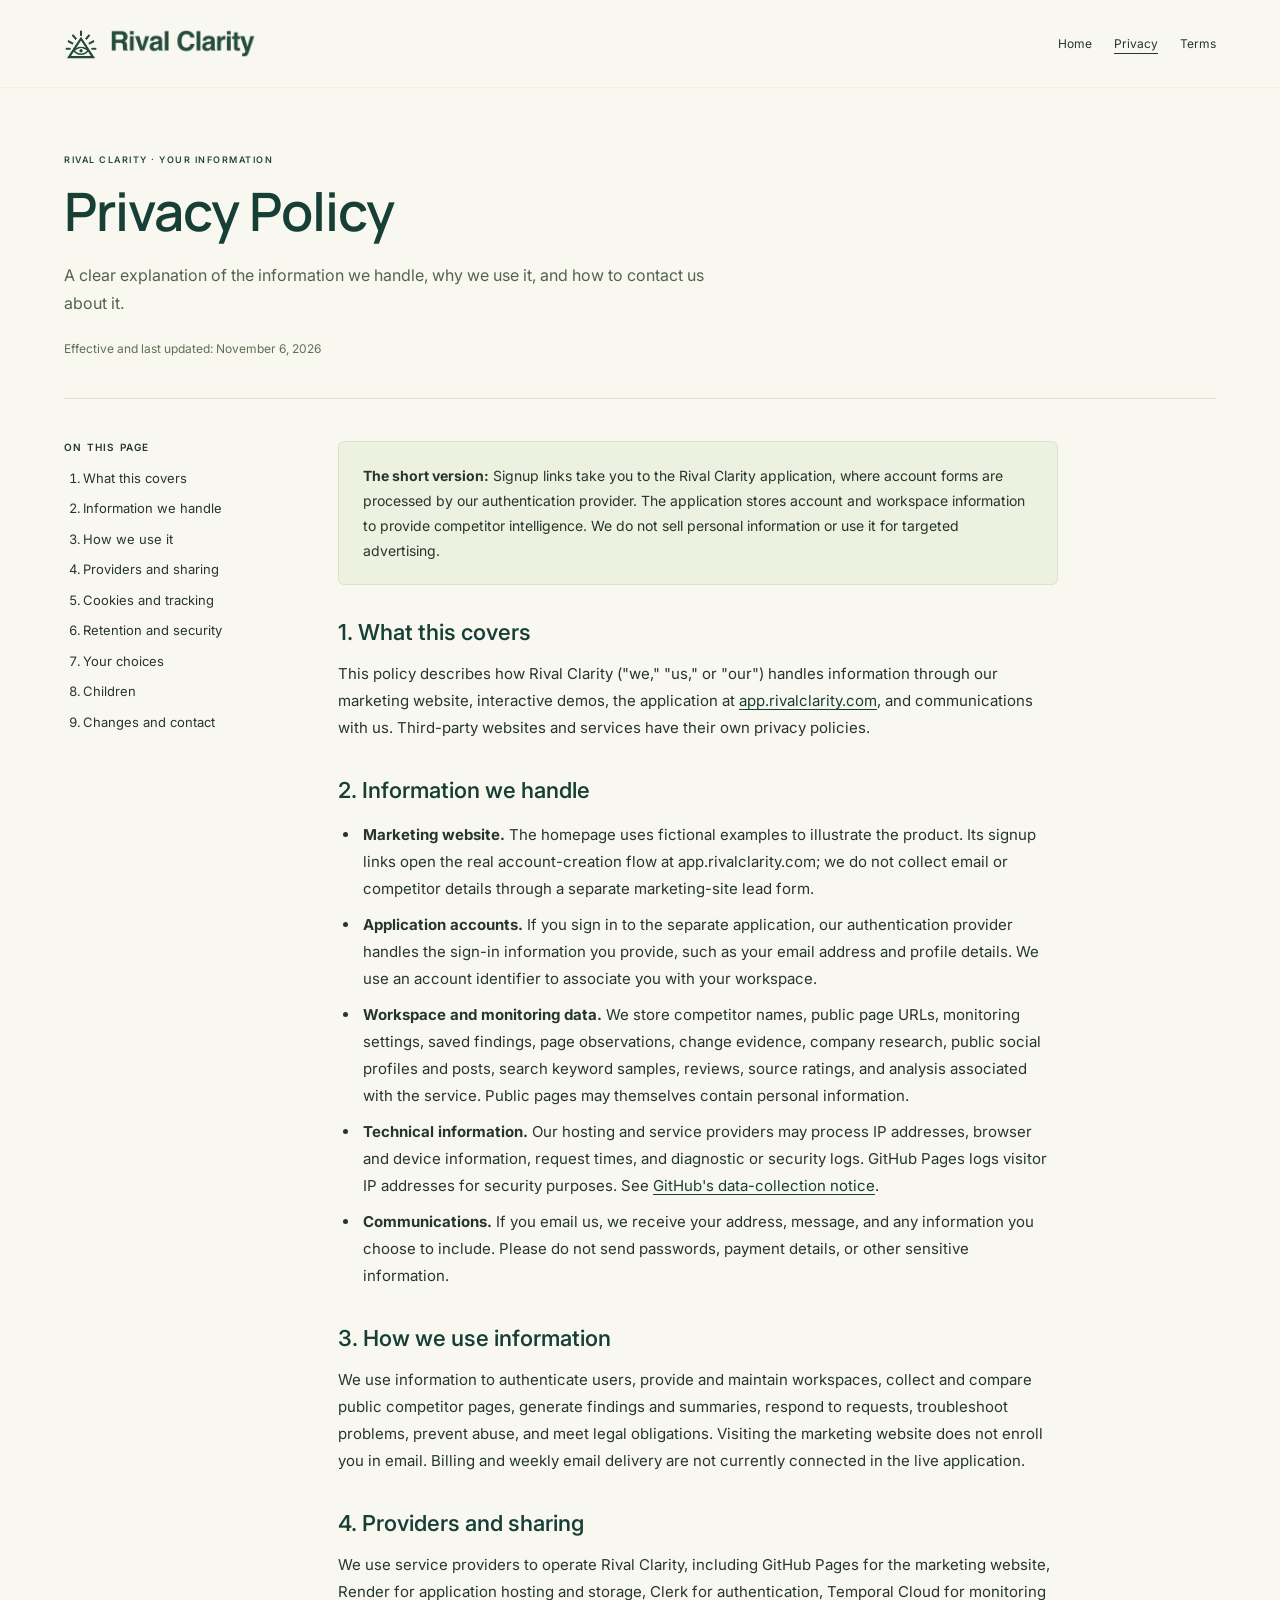
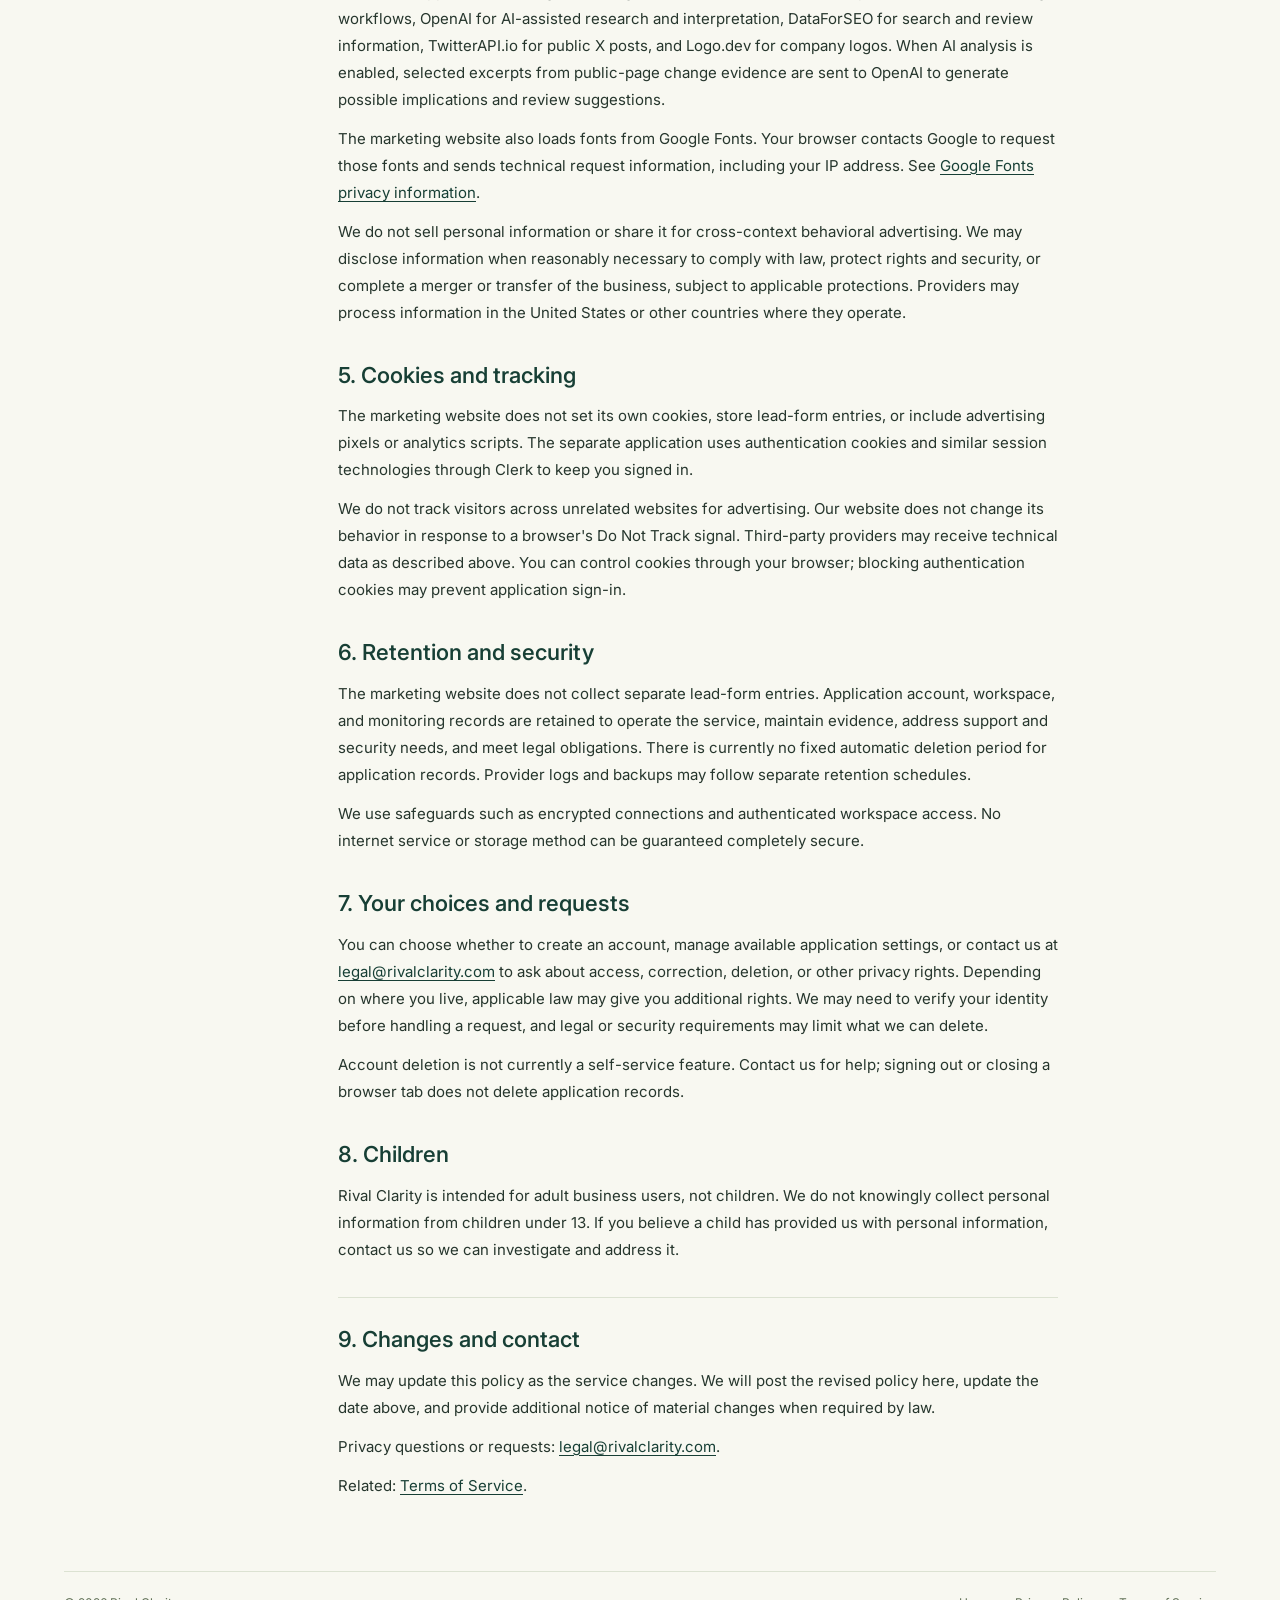
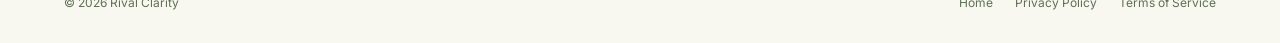
<file: docs/privacy.html>
<!DOCTYPE html>
<html lang="en">
<head>
  <meta charset="utf-8">
  <meta name="viewport" content="width=device-width,initial-scale=1">
  <meta name="theme-color" content="#173f35">
  <meta name="description" content="How Rival Clarity handles information when you visit our website, explore a demo, or use our competitor-monitoring application.">
  <title>Privacy Policy — Rival Clarity</title>
  <link rel="canonical" href="https://rivalclarity.com/privacy.html">
  <link rel="icon" href="favicon.ico" sizes="any"><link rel="icon" type="image/png" href="favicon-32x32.png" sizes="32x32"><link rel="icon" type="image/png" href="favicon-16x16.png" sizes="16x16"><link rel="icon" type="image/svg+xml" href="favicon.svg?v=20261109" sizes="any"><link rel="apple-touch-icon" href="apple-touch-icon.png" sizes="180x180"><link rel="manifest" href="site.webmanifest">
  <link rel="stylesheet" href="site.css">
  <link rel="stylesheet" href="legal.css">
</head>
<body>
  <a class="skip-link" href="#main">Skip to content</a>
  <header class="header legal-header">
    <div class="container nav-inner">
      <a class="brand" href="./" aria-label="Rival Clarity home"><img class="brand-icon" src="brand/rival-clarity-icon-128.png" alt="" width="34" height="34"><span><img class="brand-wordmark" src="brand/rival-clarity-modern-wordmark-320w.png" srcset="brand/rival-clarity-modern-wordmark-640w.png 2x" alt=""></span></a>
      <nav class="legal-nav" aria-label="Main navigation">
        <a href="./">Home</a>
        <a href="privacy.html" aria-current="page">Privacy</a>
        <a href="terms.html">Terms</a>
      </nav>
    </div>
  </header>
  <main id="main" class="container">
    <div class="legal-hero">
      <div class="eyebrow">RIVAL CLARITY · YOUR INFORMATION</div>
      <h1>Privacy Policy</h1>
      <p class="legal-intro">A clear explanation of the information we handle, why we use it, and how to contact us about it.</p>
      <p class="legal-date">Effective and last updated: <time datetime="2026-11-06">November 6, 2026</time></p>
    </div>
    <div class="legal-layout">
      <nav class="legal-contents" aria-label="Privacy policy contents">
        <h2>ON THIS PAGE</h2>
        <ol>
          <li><a href="#scope">What this covers</a></li>
          <li><a href="#information">Information we handle</a></li>
          <li><a href="#use">How we use it</a></li>
          <li><a href="#sharing">Providers and sharing</a></li>
          <li><a href="#cookies">Cookies and tracking</a></li>
          <li><a href="#retention">Retention and security</a></li>
          <li><a href="#choices">Your choices</a></li>
          <li><a href="#children">Children</a></li>
          <li><a href="#changes">Changes and contact</a></li>
        </ol>
      </nav>
      <article class="legal-copy" aria-label="Privacy policy">
        <div class="legal-note"><p><strong>The short version:</strong> Signup links take you to the Rival Clarity application, where account forms are processed by our authentication provider. The application stores account and workspace information to provide competitor intelligence. We do not sell personal information or use it for targeted advertising.</p></div>
        <section id="scope">
          <h2>1. What this covers</h2>
          <p>This policy describes how Rival Clarity ("we," "us," or "our") handles information through our marketing website, interactive demos, the application at <a href="https://app.rivalclarity.com">app.rivalclarity.com</a>, and communications with us. Third-party websites and services have their own privacy policies.</p>
        </section>
        <section id="information">
          <h2>2. Information we handle</h2>
          <ul>
            <li><strong>Marketing website.</strong> The homepage uses fictional examples to illustrate the product. Its signup links open the real account-creation flow at app.rivalclarity.com; we do not collect email or competitor details through a separate marketing-site lead form.</li>
            <li><strong>Application accounts.</strong> If you sign in to the separate application, our authentication provider handles the sign-in information you provide, such as your email address and profile details. We use an account identifier to associate you with your workspace.</li>
            <li><strong>Workspace and monitoring data.</strong> We store competitor names, public page URLs, monitoring settings, saved findings, page observations, change evidence, company research, public social profiles and posts, search keyword samples, reviews, source ratings, and analysis associated with the service. Public pages may themselves contain personal information.</li>
            <li><strong>Technical information.</strong> Our hosting and service providers may process IP addresses, browser and device information, request times, and diagnostic or security logs. GitHub Pages logs visitor IP addresses for security purposes. See <a href="https://docs.github.com/en/pages/getting-started-with-github-pages/what-is-github-pages#data-collection">GitHub's data-collection notice</a>.</li>
            <li><strong>Communications.</strong> If you email us, we receive your address, message, and any information you choose to include. Please do not send passwords, payment details, or other sensitive information.</li>
          </ul>
        </section>
        <section id="use">
          <h2>3. How we use information</h2>
          <p>We use information to authenticate users, provide and maintain workspaces, collect and compare public competitor pages, generate findings and summaries, respond to requests, troubleshoot problems, prevent abuse, and meet legal obligations. Visiting the marketing website does not enroll you in email. Billing and weekly email delivery are not currently connected in the live application.</p>
        </section>
        <section id="sharing">
          <h2>4. Providers and sharing</h2>
          <p>We use service providers to operate Rival Clarity, including GitHub Pages for the marketing website, Render for application hosting and storage, Clerk for authentication, Temporal Cloud for monitoring workflows, OpenAI for AI-assisted research and interpretation, DataForSEO for search and review information, TwitterAPI.io for public X posts, and Logo.dev for company logos. When AI analysis is enabled, selected excerpts from public-page change evidence are sent to OpenAI to generate possible implications and review suggestions.</p>
          <p>The marketing website also loads fonts from Google Fonts. Your browser contacts Google to request those fonts and sends technical request information, including your IP address. See <a href="https://developers.google.com/fonts/faq/privacy">Google Fonts privacy information</a>.</p>
          <p>We do not sell personal information or share it for cross-context behavioral advertising. We may disclose information when reasonably necessary to comply with law, protect rights and security, or complete a merger or transfer of the business, subject to applicable protections. Providers may process information in the United States or other countries where they operate.</p>
        </section>
        <section id="cookies">
          <h2>5. Cookies and tracking</h2>
          <p>The marketing website does not set its own cookies, store lead-form entries, or include advertising pixels or analytics scripts. The separate application uses authentication cookies and similar session technologies through Clerk to keep you signed in.</p>
          <p>We do not track visitors across unrelated websites for advertising. Our website does not change its behavior in response to a browser's Do Not Track signal. Third-party providers may receive technical data as described above. You can control cookies through your browser; blocking authentication cookies may prevent application sign-in.</p>
        </section>
        <section id="retention">
          <h2>6. Retention and security</h2>
          <p>The marketing website does not collect separate lead-form entries. Application account, workspace, and monitoring records are retained to operate the service, maintain evidence, address support and security needs, and meet legal obligations. There is currently no fixed automatic deletion period for application records. Provider logs and backups may follow separate retention schedules.</p>
          <p>We use safeguards such as encrypted connections and authenticated workspace access. No internet service or storage method can be guaranteed completely secure.</p>
        </section>
        <section id="choices">
          <h2>7. Your choices and requests</h2>
          <p>You can choose whether to create an account, manage available application settings, or contact us at <a href="mailto:legal@rivalclarity.com">legal@rivalclarity.com</a> to ask about access, correction, deletion, or other privacy rights. Depending on where you live, applicable law may give you additional rights. We may need to verify your identity before handling a request, and legal or security requirements may limit what we can delete.</p>
          <p>Account deletion is not currently a self-service feature. Contact us for help; signing out or closing a browser tab does not delete application records.</p>
        </section>
        <section id="children">
          <h2>8. Children</h2>
          <p>Rival Clarity is intended for adult business users, not children. We do not knowingly collect personal information from children under 13. If you believe a child has provided us with personal information, contact us so we can investigate and address it.</p>
        </section>
        <section id="changes" class="legal-contact">
          <h2>9. Changes and contact</h2>
          <p>We may update this policy as the service changes. We will post the revised policy here, update the date above, and provide additional notice of material changes when required by law.</p>
          <p>Privacy questions or requests: <a href="mailto:legal@rivalclarity.com">legal@rivalclarity.com</a>.</p>
          <p>Related: <a href="terms.html">Terms of Service</a>.</p>
        </section>
      </article>
    </div>
  </main>
  <footer class="footer container legal-footer">
    <div class="footer-bottom"><span>© 2026 Rival Clarity</span><nav aria-label="Footer navigation"><a href="./">Home</a><a href="privacy.html" aria-current="page">Privacy Policy</a><a href="terms.html">Terms of Service</a></nav></div>
  </footer>
</body>
</html>
</file>
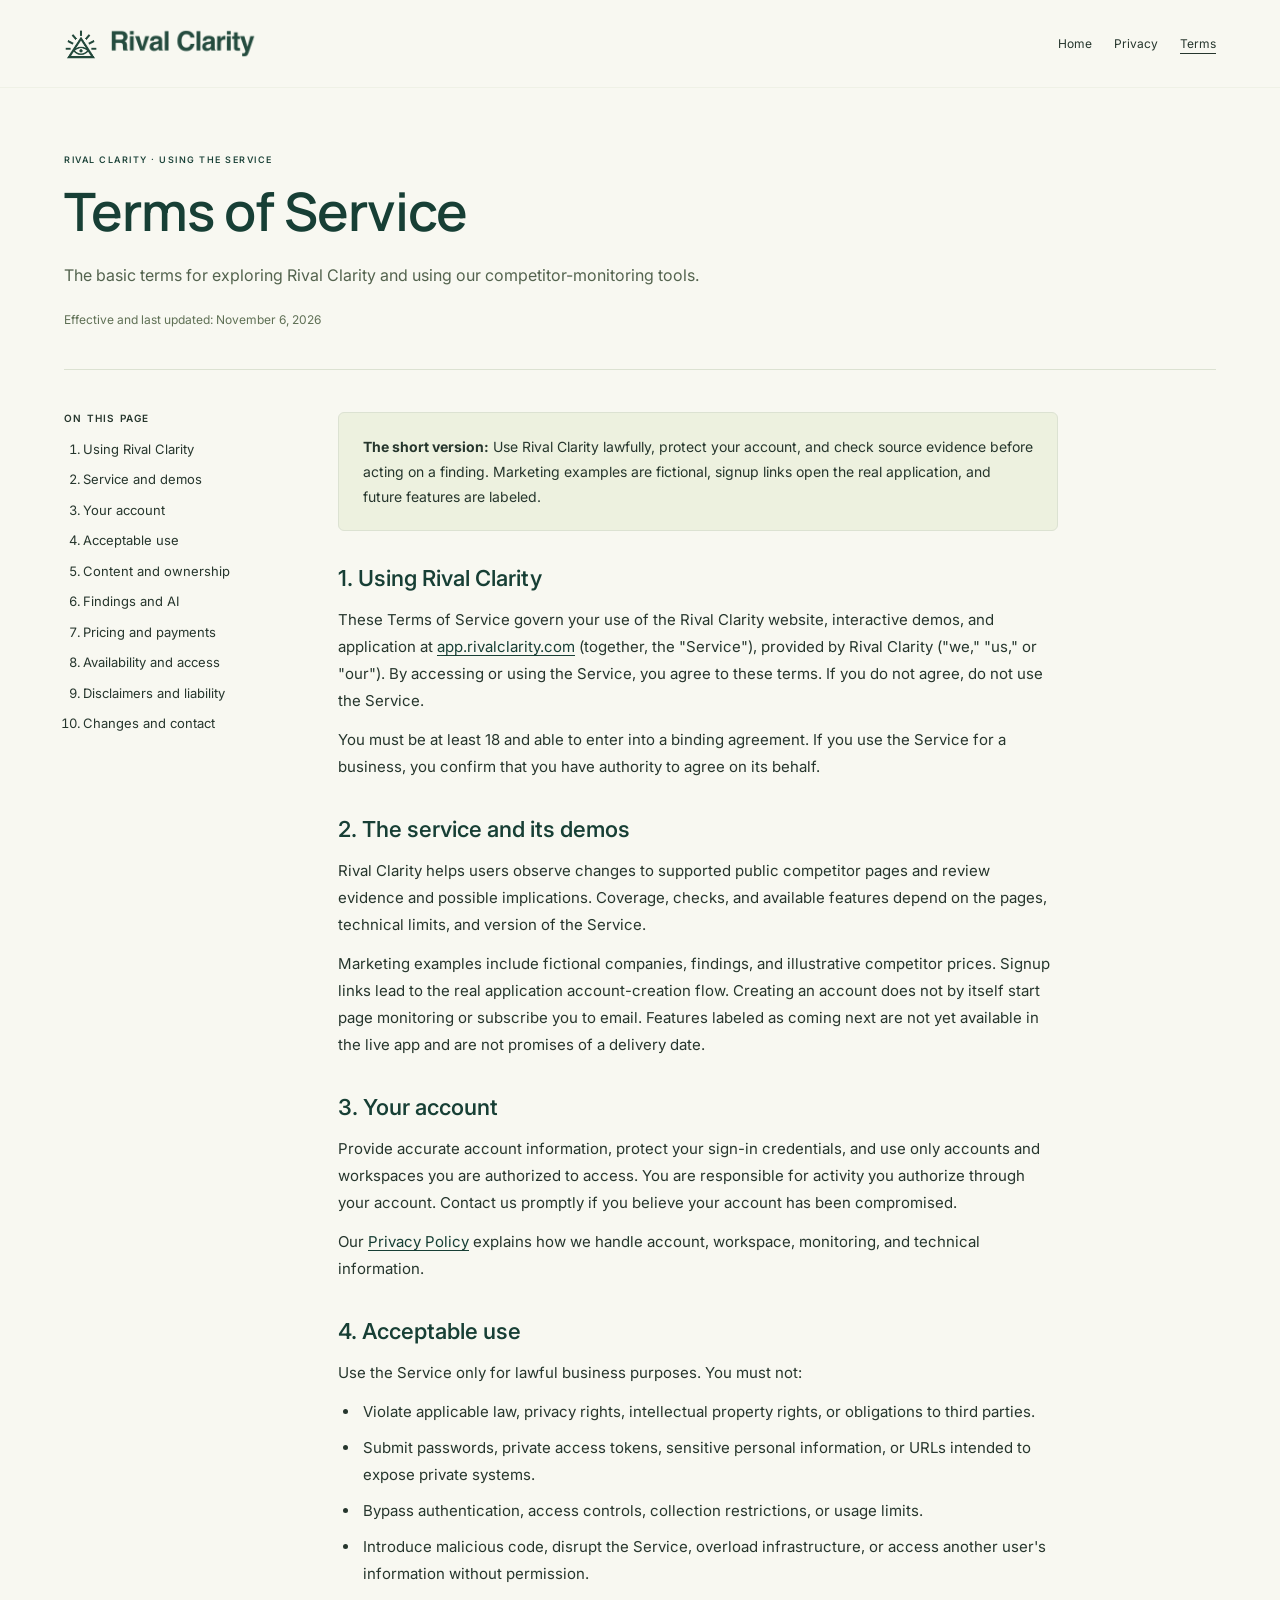
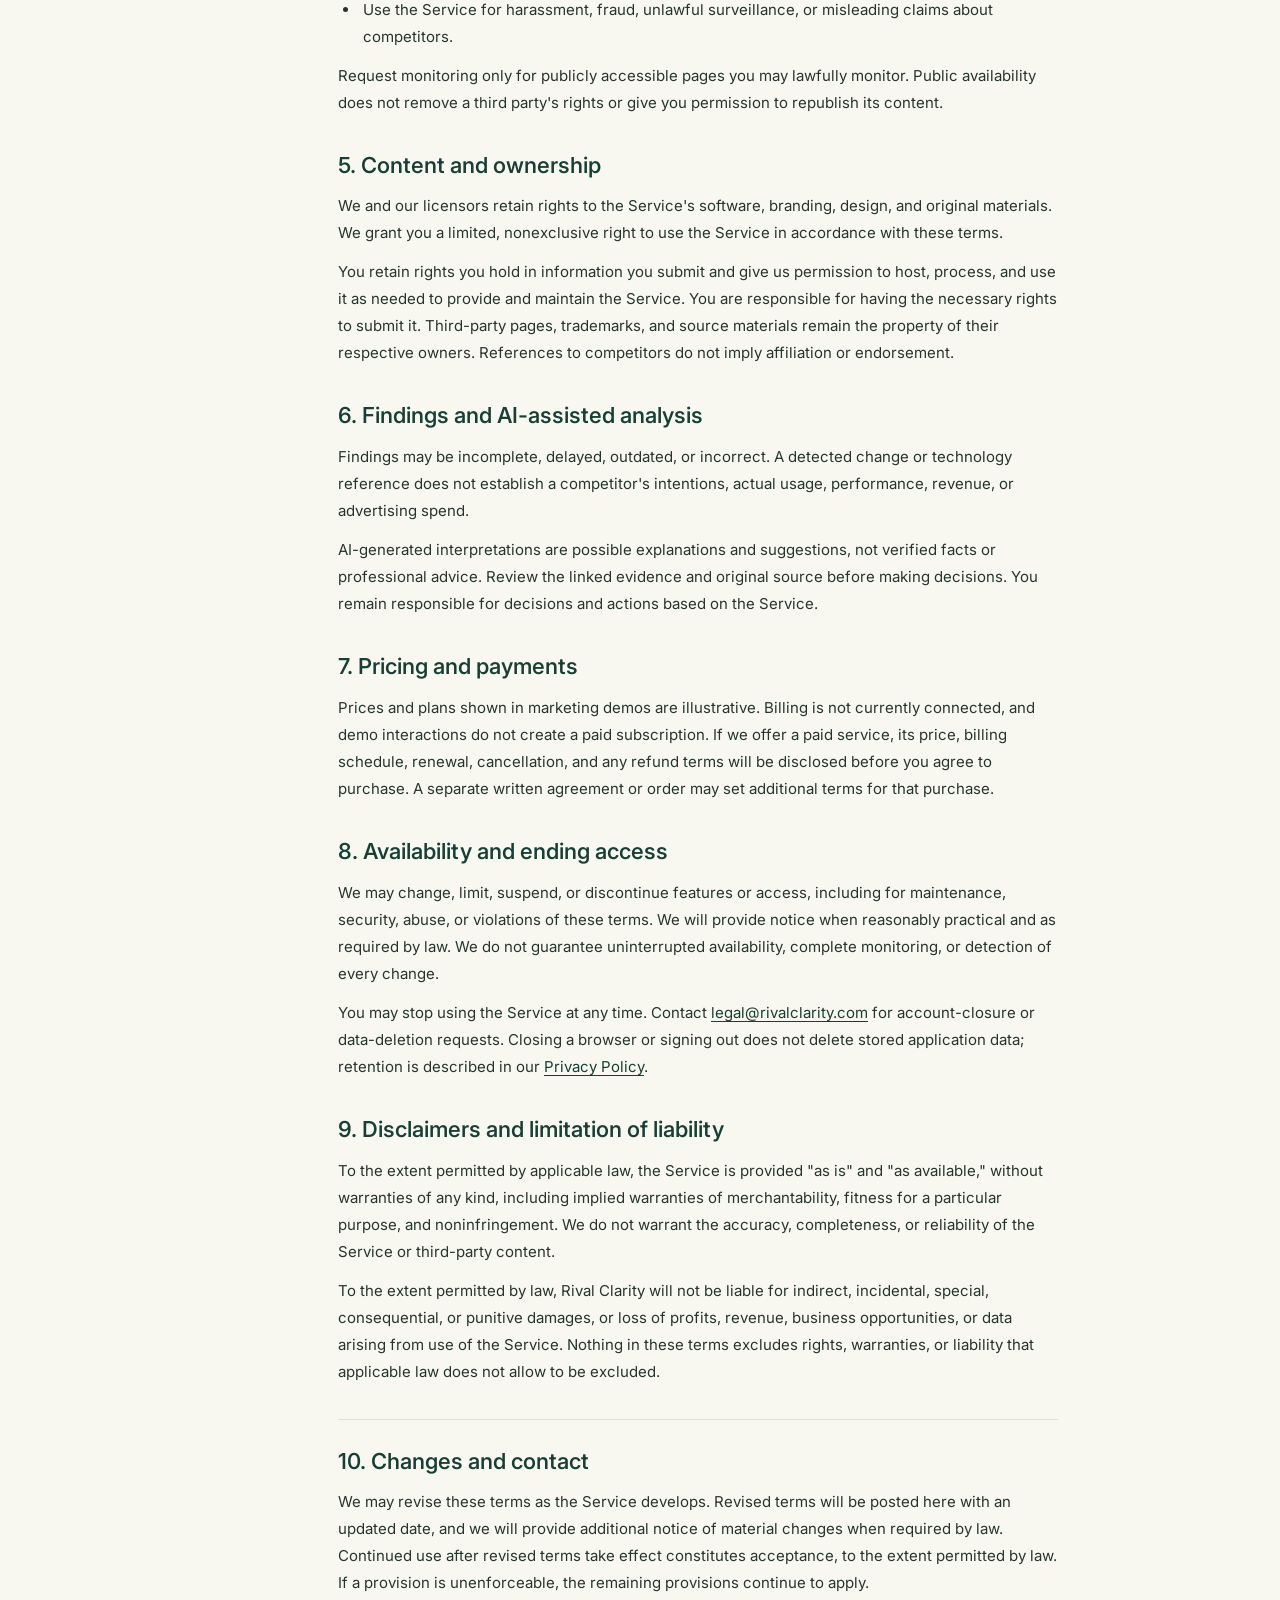
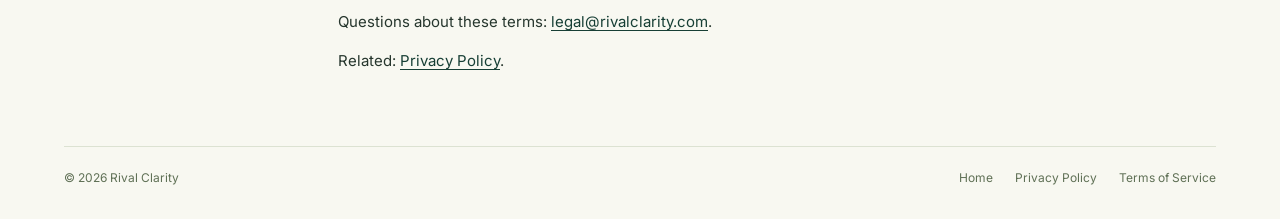
<file: docs/terms.html>
<!DOCTYPE html>
<html lang="en">
<head>
  <meta charset="utf-8">
  <meta name="viewport" content="width=device-width,initial-scale=1">
  <meta name="theme-color" content="#173f35">
  <meta name="description" content="Basic terms for visiting the Rival Clarity website, exploring its demos, and using its competitor-monitoring application.">
  <title>Terms of Service — Rival Clarity</title>
  <link rel="canonical" href="https://rivalclarity.com/terms.html">
  <link rel="icon" href="favicon.ico" sizes="any"><link rel="icon" type="image/png" href="favicon-32x32.png" sizes="32x32"><link rel="icon" type="image/png" href="favicon-16x16.png" sizes="16x16"><link rel="icon" type="image/svg+xml" href="favicon.svg?v=20261109" sizes="any"><link rel="apple-touch-icon" href="apple-touch-icon.png" sizes="180x180"><link rel="manifest" href="site.webmanifest">
  <link rel="stylesheet" href="site.css">
  <link rel="stylesheet" href="legal.css">
</head>
<body>
  <a class="skip-link" href="#main">Skip to content</a>
  <header class="header legal-header">
    <div class="container nav-inner">
      <a class="brand" href="./" aria-label="Rival Clarity home"><img class="brand-icon" src="brand/rival-clarity-icon-128.png" alt="" width="34" height="34"><span><img class="brand-wordmark" src="brand/rival-clarity-modern-wordmark-320w.png" srcset="brand/rival-clarity-modern-wordmark-640w.png 2x" alt=""></span></a>
      <nav class="legal-nav" aria-label="Main navigation">
        <a href="./">Home</a>
        <a href="privacy.html">Privacy</a>
        <a href="terms.html" aria-current="page">Terms</a>
      </nav>
    </div>
  </header>
  <main id="main" class="container">
    <div class="legal-hero">
      <div class="eyebrow">RIVAL CLARITY · USING THE SERVICE</div>
      <h1>Terms of Service</h1>
      <p class="legal-intro">The basic terms for exploring Rival Clarity and using our competitor-monitoring tools.</p>
      <p class="legal-date">Effective and last updated: <time datetime="2026-11-06">November 6, 2026</time></p>
    </div>
    <div class="legal-layout">
      <nav class="legal-contents" aria-label="Terms of service contents">
        <h2>ON THIS PAGE</h2>
        <ol>
          <li><a href="#agreement">Using Rival Clarity</a></li>
          <li><a href="#service">Service and demos</a></li>
          <li><a href="#accounts">Your account</a></li>
          <li><a href="#acceptable-use">Acceptable use</a></li>
          <li><a href="#content">Content and ownership</a></li>
          <li><a href="#findings">Findings and AI</a></li>
          <li><a href="#pricing">Pricing and payments</a></li>
          <li><a href="#availability">Availability and access</a></li>
          <li><a href="#liability">Disclaimers and liability</a></li>
          <li><a href="#changes">Changes and contact</a></li>
        </ol>
      </nav>
      <article class="legal-copy" aria-label="Terms of service">
        <div class="legal-note"><p><strong>The short version:</strong> Use Rival Clarity lawfully, protect your account, and check source evidence before acting on a finding. Marketing examples are fictional, signup links open the real application, and future features are labeled.</p></div>
        <section id="agreement">
          <h2>1. Using Rival Clarity</h2>
          <p>These Terms of Service govern your use of the Rival Clarity website, interactive demos, and application at <a href="https://app.rivalclarity.com">app.rivalclarity.com</a> (together, the "Service"), provided by Rival Clarity ("we," "us," or "our"). By accessing or using the Service, you agree to these terms. If you do not agree, do not use the Service.</p>
          <p>You must be at least 18 and able to enter into a binding agreement. If you use the Service for a business, you confirm that you have authority to agree on its behalf.</p>
        </section>
        <section id="service">
          <h2>2. The service and its demos</h2>
          <p>Rival Clarity helps users observe changes to supported public competitor pages and review evidence and possible implications. Coverage, checks, and available features depend on the pages, technical limits, and version of the Service.</p>
          <p>Marketing examples include fictional companies, findings, and illustrative competitor prices. Signup links lead to the real application account-creation flow. Creating an account does not by itself start page monitoring or subscribe you to email. Features labeled as coming next are not yet available in the live app and are not promises of a delivery date.</p>
        </section>
        <section id="accounts">
          <h2>3. Your account</h2>
          <p>Provide accurate account information, protect your sign-in credentials, and use only accounts and workspaces you are authorized to access. You are responsible for activity you authorize through your account. Contact us promptly if you believe your account has been compromised.</p>
          <p>Our <a href="privacy.html">Privacy Policy</a> explains how we handle account, workspace, monitoring, and technical information.</p>
        </section>
        <section id="acceptable-use">
          <h2>4. Acceptable use</h2>
          <p>Use the Service only for lawful business purposes. You must not:</p>
          <ul>
            <li>Violate applicable law, privacy rights, intellectual property rights, or obligations to third parties.</li>
            <li>Submit passwords, private access tokens, sensitive personal information, or URLs intended to expose private systems.</li>
            <li>Bypass authentication, access controls, collection restrictions, or usage limits.</li>
            <li>Introduce malicious code, disrupt the Service, overload infrastructure, or access another user's information without permission.</li>
            <li>Use the Service for harassment, fraud, unlawful surveillance, or misleading claims about competitors.</li>
          </ul>
          <p>Request monitoring only for publicly accessible pages you may lawfully monitor. Public availability does not remove a third party's rights or give you permission to republish its content.</p>
        </section>
        <section id="content">
          <h2>5. Content and ownership</h2>
          <p>We and our licensors retain rights to the Service's software, branding, design, and original materials. We grant you a limited, nonexclusive right to use the Service in accordance with these terms.</p>
          <p>You retain rights you hold in information you submit and give us permission to host, process, and use it as needed to provide and maintain the Service. You are responsible for having the necessary rights to submit it. Third-party pages, trademarks, and source materials remain the property of their respective owners. References to competitors do not imply affiliation or endorsement.</p>
        </section>
        <section id="findings">
          <h2>6. Findings and AI-assisted analysis</h2>
          <p>Findings may be incomplete, delayed, outdated, or incorrect. A detected change or technology reference does not establish a competitor's intentions, actual usage, performance, revenue, or advertising spend.</p>
          <p>AI-generated interpretations are possible explanations and suggestions, not verified facts or professional advice. Review the linked evidence and original source before making decisions. You remain responsible for decisions and actions based on the Service.</p>
        </section>
        <section id="pricing">
          <h2>7. Pricing and payments</h2>
          <p>Prices and plans shown in marketing demos are illustrative. Billing is not currently connected, and demo interactions do not create a paid subscription. If we offer a paid service, its price, billing schedule, renewal, cancellation, and any refund terms will be disclosed before you agree to purchase. A separate written agreement or order may set additional terms for that purchase.</p>
        </section>
        <section id="availability">
          <h2>8. Availability and ending access</h2>
          <p>We may change, limit, suspend, or discontinue features or access, including for maintenance, security, abuse, or violations of these terms. We will provide notice when reasonably practical and as required by law. We do not guarantee uninterrupted availability, complete monitoring, or detection of every change.</p>
          <p>You may stop using the Service at any time. Contact <a href="mailto:legal@rivalclarity.com">legal@rivalclarity.com</a> for account-closure or data-deletion requests. Closing a browser or signing out does not delete stored application data; retention is described in our <a href="privacy.html#retention">Privacy Policy</a>.</p>
        </section>
        <section id="liability">
          <h2>9. Disclaimers and limitation of liability</h2>
          <p>To the extent permitted by applicable law, the Service is provided "as is" and "as available," without warranties of any kind, including implied warranties of merchantability, fitness for a particular purpose, and noninfringement. We do not warrant the accuracy, completeness, or reliability of the Service or third-party content.</p>
          <p>To the extent permitted by law, Rival Clarity will not be liable for indirect, incidental, special, consequential, or punitive damages, or loss of profits, revenue, business opportunities, or data arising from use of the Service. Nothing in these terms excludes rights, warranties, or liability that applicable law does not allow to be excluded.</p>
        </section>
        <section id="changes" class="legal-contact">
          <h2>10. Changes and contact</h2>
          <p>We may revise these terms as the Service develops. Revised terms will be posted here with an updated date, and we will provide additional notice of material changes when required by law. Continued use after revised terms take effect constitutes acceptance, to the extent permitted by law. If a provision is unenforceable, the remaining provisions continue to apply.</p>
          <p>Questions about these terms: <a href="mailto:legal@rivalclarity.com">legal@rivalclarity.com</a>.</p>
          <p>Related: <a href="privacy.html">Privacy Policy</a>.</p>
        </section>
      </article>
    </div>
  </main>
  <footer class="footer container legal-footer">
    <div class="footer-bottom"><span>© 2026 Rival Clarity</span><nav aria-label="Footer navigation"><a href="./">Home</a><a href="privacy.html">Privacy Policy</a><a href="terms.html" aria-current="page">Terms of Service</a></nav></div>
  </footer>
</body>
</html>
</file>
<file: docs/site.css>
@import url('https://fonts.googleapis.com/css2?family=Inter:wght@400;450;500;550;600;650;700&family=Manrope:wght@400;500;600;700&display=swap');
:root{--paper:#f8f8f1;--ink:#26362d;--green:#173f35;--muted:#75816e;--line:#dce2d2;--lime:#e6edbb;--display:'Manrope',Arial,sans-serif;--sans:'Inter',Arial,sans-serif}*{box-sizing:border-box}html{scroll-behavior:smooth;scroll-padding-top:110px}body{margin:0;background:var(--paper);color:var(--ink);font-family:var(--sans);font-size:15px;-webkit-font-smoothing:antialiased}button,input{font:inherit}button,a{-webkit-tap-highlight-color:transparent}button{cursor:pointer;color:inherit}a{color:inherit;text-decoration:none}button:focus-visible,a:focus-visible,input:focus-visible,[tabindex]:focus-visible,summary:focus-visible{outline:3px solid #93aa61;outline-offset:4px}h1,h2,h3,h4,h5,p{margin:0}h1,h2,h3,h4,h5{font-weight:500}p{line-height:1.8}button{border:0}svg{width:22px;height:22px;fill:none;stroke:currentColor;stroke-width:1.5;stroke-linecap:round;stroke-linejoin:round}.container{max-width:1232px;padding-left:40px;padding-right:40px;margin-left:auto;margin-right:auto}.announcement{height:34px;background:#e9eedb;color:#536647;display:flex;align-items:center;justify-content:center;gap:8px;font-size:10px}.tiny-dot{width:5px;height:5px;border-radius:50%;background:currentColor;display:inline-block;flex-shrink:0}.announcement-extra{color:#7d8b6b;margin-left:1px}.announcement button{background:none;font-size:10px;display:flex;gap:14px;align-items:center;margin-left:8px;font-weight:550}.announcement button span{font-size:15px}.header{position:sticky;top:0;z-index:30;background:#f8f8f1f2;backdrop-filter:blur(14px);border-bottom:1px solid #dfe4d155}.nav-inner{height:87px;display:flex;align-items:center;justify-content:space-between;gap:18px}.brand{display:inline-flex;align-items:center;gap:10px;font-size:23px;letter-spacing:-1px;white-space:nowrap}.brand b{font-weight:600}.brand img{width:34px;height:34px}.nav-links{display:flex;align-items:center;gap:28px;font-size:12px}.nav-links a:hover,.footer a:hover{text-decoration:underline;text-underline-offset:5px}.nav-right{display:flex;align-items:center;gap:23px}.demo-link{font-size:11px;display:flex;align-items:center;gap:6px}.demo-link span{font-size:14px}.button{display:inline-flex;align-items:center;justify-content:center;gap:22px;border-radius:5px;padding:14px 19px;font-size:12px;font-weight:500;line-height:1.4;border:1px solid transparent;transition:background .18s,box-shadow .18s;white-space:nowrap}.button span{font-size:17px;line-height:1}.button.primary{background:var(--green);color:#fff}.button.primary:hover{background:#2b5647}.button.outline{border-color:#d2dbc5;background:transparent}.button.outline:hover{background:#edf1e1}.button.lime{background:var(--lime);color:var(--green)}.button.lime:hover{background:#eff4d2}.button.large{padding:16px 23px;font-size:13px}.nav-cta{font-size:11px;padding:12px 17px;gap:13px}.text-link{display:inline-flex;align-items:center;gap:12px;font-size:12px;background:none;padding:0}.text-link span{font-size:18px}.eyebrow{font-size:9px;letter-spacing:1.5px;font-weight:550;color:var(--green);display:flex;align-items:center;gap:9px;line-height:1.7}.eyebrow.light{color:#bbcc9e}.hero{display:grid;grid-template-columns:1.03fr 1fr;gap:55px;align-items:center;padding-top:80px;padding-bottom:85px}.hero h1{font-family:var(--display);font-size:66px;letter-spacing:-1.8px;line-height:1.02;margin:22px 0 24px;white-space:nowrap;font-weight:600;}.hero h1 em{font-weight:400;color:var(--green)}.hero-description{font-size:14px;color:#728168;max-width:430px;line-height:1.9}.hero-actions{display:flex;gap:25px;align-items:center;margin-top:28px}.hero-assurances{display:flex;gap:16px;color:#89947c;font-size:9px;margin-top:17px}.hero-assurances i{font-style:normal;color:#71865b;margin-right:4px}.hero-note{display:flex;align-items:center;gap:13px;color:#879279;font-family:var(--display);font-size:17px;font-style:normal;margin-top:49px}.hero-note .line{height:1px;width:31px;background:#b6c39f}.hero-visual{position:relative;padding:19px 13px 29px 20px}.visual-grid{position:absolute;inset:-30px -20px -10px -30px;background-image:radial-gradient(#a5b88855 .8px,transparent .8px);background-size:17px 17px;mask-image:radial-gradient(ellipse,#000 10%,transparent 68%)}.orbit-label{position:absolute;right:29px;top:-7px;font-size:8px;letter-spacing:1.3px;color:#90a077}.inbox-card{background:#fefefb;border:1px solid #d6dfc8;border-radius:11px;box-shadow:0 18px 55px #29462312;position:relative;transform:rotate(1.5deg);overflow:hidden}.inbox-chrome{display:flex;align-items:center;justify-content:space-between;gap:15px;padding:12px 17px;background:#f1f4e9;border-bottom:1px solid #e3e9d8;font-size:7px;letter-spacing:1px;color:#83916d}.chrome-dots{display:flex;gap:4px}.chrome-dots i{height:4px;width:4px;background:#c0cdae;border-radius:50%}.read-time{font-size:6px;letter-spacing:.5px}.email-preview{padding:23px 25px 17px}.email-brand{display:flex;align-items:center;gap:7px}.email-brand img{width:22px;height:22px}.email-brand strong{font-size:12px;letter-spacing:-.3px;font-weight:550}.email-brand>span{margin-left:auto;font-size:7px;letter-spacing:.6px;color:#8c967c;background:#f0f3e8;padding:4px 6px;border-radius:3px}.email-kicker{font-size:7px;letter-spacing:1.1px;color:#8d9b7a;margin:22px 0 8px}.email-preview h2{font-family:var(--display);font-size:29px;line-height:1.05;letter-spacing:-.3px;font-weight:600;}.email-intro{font-size:9px;color:#89967c;margin:10px 0 18px}.email-item{border-top:1px solid #e8ecdf;padding:15px 0}.email-item-top{display:flex;align-items:center;gap:7px}.company-mark{width:24px;height:24px;border-radius:6px;display:inline-grid;place-items:center;font-size:10px;font-weight:550;flex-shrink:0}.company-mark.yellow{background:#f3ecd9;color:#a28a4e}.company-mark.blue{background:#e8edf7;color:#7188b2}.company-mark.purple{background:#efe9f6;color:#9a80b2}.email-item-top strong{font-size:9px;font-weight:550}.pill{display:inline-flex;background:#eff2e6;color:#6c7e55;border-radius:4px;padding:4px 7px;font-size:8px;white-space:nowrap}.pill.amber{background:#f8efd7;color:#a17b2c}.pill.blue{background:#e8eff9;color:#6f86ae}.pill.purple{background:#efe8f7;color:#9375a9}.email-item-top .pill{margin-left:auto;font-size:7px;padding:3px 6px}.email-item h3{font-size:12px;font-weight:500;margin:10px 0 5px}.email-item p{font-size:9px;color:#87957a;line-height:1.8}.email-takeaway{display:flex;gap:8px;align-items:center;background:#f1f5e6;color:#73855b;border-left:2px solid #c6d59e;font-size:8px;line-height:1.7;padding:9px 10px;margin-top:11px}.email-takeaway>span:first-child{font-size:15px}.email-item.compact{display:flex;align-items:start;gap:9px;padding:14px 0}.compact strong{font-size:10px;line-height:1.6;font-weight:500;display:block;margin:0 0 3px}.email-source{font-size:7px;color:#889b70;display:block;margin-top:6px}.email-bottom{border-top:1px solid #e8ecdf;padding-top:13px;display:flex;align-items:center;justify-content:space-between;gap:10px;font-size:7px;color:#91a080}.email-bottom button{display:flex;gap:8px;background:none;color:var(--green);font-size:8px;padding:0}.floating-note{position:absolute;background:#e5edbb;border:1px solid #d8e3a7;padding:13px 20px 13px 14px;border-radius:7px;right:-17px;bottom:11px;display:flex;align-items:center;gap:10px;box-shadow:0 7px 25px #4d642312;transform:rotate(-4deg)}.note-icon{height:29px;width:29px;border:1px solid #b8ca87;border-radius:50%;display:grid;place-items:center;color:#5a743b}.floating-note b{font-size:10px;font-weight:550;display:block}.floating-note div>span{display:block;font-size:8px;color:#82935c;margin-top:4px}.sample-disclosure{position:absolute;bottom:-13px;left:27px;font-size:8px;color:#929f81}.coverage-strip{border-top:1px solid var(--line);border-bottom:1px solid var(--line);display:flex;align-items:center;justify-content:space-between;gap:26px;padding-top:25px;padding-bottom:25px}.coverage-strip>p{font-size:8px;letter-spacing:1.2px;color:#8d9a7c}.coverage-strip>div{display:flex;align-items:center;gap:12px;font-size:12px;color:#687c55}.coverage-strip svg{width:18px;height:18px;color:#889c6d}.section{padding-top:93px;padding-bottom:93px}.section-intro{position:relative;margin-bottom:37px}.section-intro h2,.sample-copy h2,.founder-copy h2,.pricing-heading h2,.faq-section h2{font-family:var(--display);font-size:45px;line-height:1.05;letter-spacing:-.8px;margin-top:17px;font-weight:600;}.section-intro h2 em,.sample-copy h2 em,.founder-copy h2 em,.pricing-heading h2 em,.faq-section h2 em{font-weight:400;color:#607747}.section-intro>p{position:absolute;right:0;bottom:3px;max-width:325px;font-size:12px;color:var(--muted)}.feature-explorer{display:grid;grid-template-columns:1fr 1.22fr;gap:55px;align-items:start}.feature-tabs{padding-top:8px}.feature-tabs>button{display:flex;align-items:center;width:100%;gap:14px;text-align:left;border-bottom:1px solid var(--line);background:none;padding:23px 15px 23px 0}.feature-tabs>button:first-child{border-top:1px solid var(--line)}.tab-icon{width:38px;height:38px;border:1px solid var(--line);border-radius:8px;display:grid;place-items:center;color:#8a9a75;flex-shrink:0}.tab-icon svg{width:18px;height:18px}.feature-tabs b{font-size:14px;font-weight:500;display:block}.feature-tabs small{font-size:10px;color:#8a977b;display:block;margin-top:6px}.tab-arrow{margin-left:auto;font-size:20px;color:#a2ae92}.feature-tabs>button[aria-selected=true]{color:var(--green)}.feature-tabs>button[aria-selected=true] .tab-icon{background:#e8eed8;border-color:#dce5c7;color:var(--green)}.feature-tabs>button[aria-selected=true] .tab-arrow{color:#63813e}.feature-scope{max-width:330px;font-size:10px;color:#98a18b;line-height:1.9;margin-top:21px}.feature-panel{background:#edf1e4;border:1px solid #dee6d1;border-radius:10px;padding:23px;min-height:355px}.feature-panel-chrome{display:flex;align-items:center;justify-content:space-between;gap:10px;color:#8a9b74;font-size:8px;letter-spacing:1px;padding-bottom:17px}.feature-panel-chrome strong{font-weight:500;color:#526a3c;letter-spacing:0;font-size:10px}.finding-paper{background:#fff;border:1px solid #e3e9d9;border-radius:7px;padding:22px;box-shadow:0 6px 17px #3c51230a}.finding-paper-top{display:flex;align-items:center;gap:8px;font-size:10px}.finding-paper-top b{font-weight:550}.finding-paper-top .pill{margin-left:auto;font-size:7px}.finding-paper h3{font-size:16px;line-height:1.5;letter-spacing:-.2px;margin:15px 0 10px}.finding-paper>p{font-size:10px;color:#869578;line-height:1.9}.finding-comparison{display:grid;grid-template-columns:1fr 1fr;gap:10px;margin:16px 0}.finding-comparison>div{border:1px solid #e2e8d7;border-radius:4px;padding:13px;background:#fbfcf8}.finding-comparison small{font-size:7px;letter-spacing:1px;color:#99a68a;display:block;margin-bottom:8px}.finding-comparison b{font-size:12px;color:#657c4b;font-weight:500;line-height:1.6}.finding-implication{border-left:2px solid #bdce93;background:#f3f6ed;font-size:9px;color:#82916c;line-height:1.9;padding:10px 12px}.finding-implication b{font-weight:550;color:#5a7441}.finding-source{display:flex;justify-content:space-between;align-items:center;margin-top:14px;gap:10px}.source-link{font-size:9px;background:none;padding:0;color:#769057;display:inline-flex;align-items:center;gap:5px}.finding-source>span{font-size:7px;color:#9ca98b}.how-section{background:var(--green);color:#f7f9ed}.how-inner{display:grid;grid-template-columns:1fr 1.1fr;gap:95px;padding-top:68px;padding-bottom:68px}.how-heading h2{font-family:var(--display);font-size:46px;line-height:1.05;letter-spacing:-.8px;margin-top:20px;font-weight:600;}.how-heading h2 em{font-weight:400;color:#cedda4}.how-heading>p{font-size:12px;color:#adc19a;margin:19px 0 28px}.on-dark{color:#e3edc9;border-bottom:1px solid #5b784a;padding-bottom:8px;font-size:11px}.how-steps{display:flex;flex-direction:column;gap:28px;padding-top:2px}.how-steps article{display:flex;gap:20px;align-items:start;padding-bottom:25px;border-bottom:1px solid #527148}.how-steps article:last-child{padding-bottom:0;border:0}.step-number{font-family:var(--display);font-style:normal;color:#98ae73;font-size:29px;line-height:1}.how-steps h3{font-size:14px;margin-bottom:9px}.how-steps p{font-size:11px;color:#acc198;line-height:1.9;max-width:340px}.sample-section{display:grid;grid-template-columns:1fr 1fr;gap:107px;align-items:center}.sample-document{background:#fff;border:1px solid var(--line);box-shadow:0 15px 40px #3145280b;border-radius:8px;padding:29px;position:relative}.sample-document:after{content:'';position:absolute;inset:12px -9px -9px 12px;border:1px solid #dfe6d3;background:#eff2e7;z-index:-1;border-radius:8px;transform:rotate(1deg)}.sample-paper-top{display:flex;align-items:center;justify-content:space-between;gap:12px;padding-bottom:20px;border-bottom:1px solid #e7ecdd}.mini-logo{display:flex;gap:7px;align-items:center;font-size:13px;font-weight:550;letter-spacing:-.4px}.mini-logo img{width:24px;height:24px}.sample-paper-top>span:last-child{font-size:6px;letter-spacing:1px;color:#a0ac90}.sample-paper-meta{display:flex;justify-content:space-between;font-size:7px;letter-spacing:1px;color:#92a17e;margin:22px 0 10px}.sample-document>h3{font-family:var(--display);font-size:30px;line-height:1.1;letter-spacing:-.4px;font-weight:600;}.sample-document>p{font-size:9px;color:#8d9d7c;margin:12px 0 20px}.sample-paper-finding{border-top:1px solid #e3e9d9;padding-top:17px}.sample-paper-finding>.pill{font-size:6px;letter-spacing:1px}.sample-paper-finding h4{font-size:13px;margin:12px 0 8px}.sample-paper-finding p{font-size:9px;color:#899a75;line-height:1.9}.mini-evidence{display:flex;align-items:center;background:#f4f6ee;padding:16px;margin:15px 0;gap:20px;border-radius:4px}.mini-evidence>div{flex:1}.mini-evidence div>span{display:block;font-size:6px;letter-spacing:1px;color:#98a687;margin-bottom:5px}.mini-evidence del{font-size:23px;color:#a2ae93;text-decoration-thickness:1px}.mini-evidence strong{font-size:23px;color:#678344;font-weight:500}.mini-evidence small{font-size:7px;color:#a2ae93;margin-left:3px}.evidence-arrow{color:#a5b78c;font-size:20px}.sample-paper-finding h5{font-size:7px;letter-spacing:1px;color:#7d9561;margin:16px 0 6px}.sample-paper-finding>.source-link{margin-top:13px;font-size:8px}.paper-footer{display:flex;justify-content:space-between;gap:10px;border-top:1px solid #e8eddf;margin-top:22px;padding-top:16px;font-size:7px;color:#a1ae90}.sample-copy h2{font-size:46px;margin-bottom:20px}.section-description{font-size:13px;color:#7e8e6e;line-height:1.9;max-width:350px}.benefit-list{list-style:none;margin:28px 0;padding:0}.benefit-list li{display:flex;align-items:start;gap:14px;margin-bottom:23px}.benefit-list li>span{font-family:var(--display);font-size:20px;font-style:normal;color:#99a681;line-height:1.1;width:21px;flex-shrink:0}.benefit-list h3{font-size:12px;font-weight:500;margin-bottom:7px}.benefit-list p{font-size:10px;color:#91a07e;line-height:1.8}.sample-copy>.button{font-size:11px}.founder-section{display:grid;grid-template-columns:1fr 1fr;gap:107px;border-top:1px solid var(--line);border-bottom:1px solid var(--line);padding-top:52px;padding-bottom:52px}.founder-copy h2{font-size:35px;line-height:1.1}.founder-copy>p{font-size:11px;color:#8a9a76;max-width:380px;margin-top:18px;line-height:1.9}.use-cases{display:flex;flex-direction:column;justify-content:center;gap:26px}.use-cases>div{display:flex;align-items:start;gap:15px}.use-cases svg{width:20px;height:20px;color:#8da272;margin-top:1px;flex-shrink:0}.use-cases b{display:block;font-size:12px;font-weight:500;margin-bottom:6px}.use-cases small{font-size:10px;color:#91a17e;line-height:1.8}.pricing-heading{text-align:center;margin-bottom:35px}.pricing-heading .eyebrow{justify-content:center}.pricing-heading h2{font-size:46px;margin-bottom:20px}.pricing-heading>p{font-size:13px;color:#8a9a77}.price-grid{max-width:850px;margin:auto;display:grid;grid-template-columns:1fr 1fr;gap:20px}.price-card{border:1px solid #dbe2cf;background:#fcfdf8;border-radius:9px;padding:31px;display:flex;flex-direction:column}.price-card.paid{background:var(--green);border-color:var(--green);color:#f5f8e9}.plan-top{display:flex;justify-content:space-between;align-items:center;gap:13px}.plan-top h3{font-size:14px}.plan-top>span{font-size:7px;letter-spacing:.6px;color:#8b9d73;background:#eef2e5;padding:5px 7px;border-radius:3px;white-space:nowrap}.paid .plan-top>span{background:#335942;color:#bdcf9a}.plan-price{font-size:62px;font-weight:450;letter-spacing:-2px;line-height:1.15;margin:26px 0 14px}.plan-price small{font-size:11px;letter-spacing:0;color:#8fa17b;margin-left:7px}.paid .plan-price small{color:#b0c39a}.price-card>p{font-size:11px;line-height:1.9;color:#879b72;min-height:42px}.paid>p{color:#b5c8a0}.price-card>.button{margin:24px 0;font-size:11px}.price-card>ul{border-top:1px solid var(--line);list-style:none;margin:0;padding:21px 0 0;font-size:11px}.paid>ul{border-color:#4b7145}.price-card li{padding-left:21px;position:relative;margin-bottom:15px;line-height:1.8}.price-card li:before{content:'✓';position:absolute;left:0;color:#8ca16d}.paid li:before{color:#b3cd84}.price-card li strong{font-weight:550}.plan-bottom{font-size:9px;color:#96a884;margin-top:auto;padding-top:12px}.paid .plan-bottom{color:#a4bd8d}.concept-pricing{text-align:center;color:#9cae88;font-size:9px;margin-top:23px}.faq-section{display:grid;grid-template-columns:.8fr 1.2fr;gap:100px;padding-bottom:88px}.faq-section h2{font-size:41px}.faq-section>div:first-child>p{max-width:230px;font-size:11px;line-height:1.9;color:#92a17f;margin-top:18px}.faqs{padding-top:6px}.faqs details{border-bottom:1px solid var(--line);padding:20px 0}.faqs details:first-child{border-top:1px solid var(--line)}.faqs summary{list-style:none;cursor:pointer;font-size:12px;display:flex;justify-content:space-between;align-items:center;gap:17px;line-height:1.7}.faqs summary::-webkit-details-marker{display:none}.faqs summary:after{content:'+';font-size:18px;font-weight:400;color:#8da574;flex-shrink:0}.faqs details[open] summary:after{content:'−'}.faqs details p{font-size:11px;color:#8e9f7b;margin-top:13px;line-height:1.9;padding-right:27px}.final-cta{position:relative;text-align:center;padding-top:55px;padding-bottom:55px;background:#e9efd9;border-radius:12px;margin-bottom:70px;overflow:hidden}.final-cta:before,.final-cta:after{content:'';position:absolute;width:370px;height:370px;border:1px solid #dbe4c9;border-radius:50%;pointer-events:none;left:-250px;top:40px}.final-cta:after{left:auto;right:-250px}.cta-mark{display:grid;place-items:center;margin-bottom:19px}.cta-mark img{width:36px;height:36px}.final-cta .eyebrow{justify-content:center;color:#8ca46a;font-size:8px}.final-cta h2{font-family:var(--display);font-size:47px;line-height:1.05;letter-spacing:-1px;margin:18px 0;font-weight:600;}.final-cta h2 em{font-weight:400;color:#607e42}.final-cta>p{font-size:12px;color:#92a27c}.inline-signup{display:flex;align-items:center;background:#fff;border:1px solid #dce4cf;border-radius:6px;padding:5px;max-width:470px;margin:25px auto 14px;gap:8px}.inline-signup input{flex:1;min-width:0;border:0;background:none;padding:12px;font-size:11px;color:var(--ink)}.inline-signup input::placeholder{color:#a0ae8e}.inline-signup .button{background:var(--green);color:#fff;font-size:10px;gap:13px;padding:12px 14px}.cta-fine{font-size:8px;color:#9caf84}.footer{padding-bottom:25px}.footer-top{display:grid;grid-template-columns:1fr 180px 180px;gap:60px;padding-bottom:35px}.footer-top .brand{font-size:22px}.footer-top .brand img{width:32px;height:32px}.footer-top>div>p{font-size:10px;color:#96a684;line-height:1.9;margin-top:17px}.footer-top nav{display:flex;flex-direction:column;gap:14px;font-size:10px;padding-top:8px}.footer-top nav>span{font-size:7px;letter-spacing:1.2px;color:#99aa87;margin-bottom:5px}.footer-top nav>button{background:none;padding:0;text-align:left;font-size:10px}.footer-bottom{border-top:1px solid var(--line);display:flex;justify-content:space-between;gap:20px;padding-top:20px;font-size:8px;color:#9eaf8b}.modal-backdrop{position:fixed;inset:0;z-index:100;background:#142b21be;backdrop-filter:blur(5px);display:flex;align-items:center;justify-content:center;padding:20px}.modal{position:relative;border:1px solid #dfe6d2;background:#fafbf5;border-radius:12px;width:100%;max-width:470px;max-height:90vh;overflow:auto;padding:32px;box-shadow:0 22px 80px #0003}.close{position:absolute;right:17px;top:15px;font-size:22px;color:#7c9265;background:none;width:28px;height:28px;line-height:1}.modal>img{width:35px;height:35px}.modal .eyebrow{margin-top:19px;font-size:8px}.modal h2{font-family:var(--display);font-size:31px;line-height:1.1;letter-spacing:-.4px;margin:15px 0;font-weight:600;}.modal>p{font-size:11px;color:#8b9d76;line-height:1.9;margin-bottom:20px}.field{margin-bottom:17px}.field label{display:block;font-size:11px;margin-bottom:8px}.field input{width:100%;border:1px solid #d6e0c6;background:#fff;border-radius:5px;padding:12px;font-size:12px;color:var(--ink)}.field input::placeholder{color:#a3b190}.modal form>.button{width:100%}.form-fine{font-size:9px!important;color:#98a985!important;line-height:1.8!important;margin-top:15px!important;margin-bottom:0!important}.modal-brief{border:1px solid var(--line);border-radius:6px;background:#fff;margin:22px 0;padding:20px}.modal-brief h3{font-size:14px;line-height:1.6;margin-bottom:10px}.modal-brief p{font-size:10px;color:#869d6f;line-height:1.9;margin-bottom:13px}.modal-brief .finding-comparison{margin:14px 0}.modal-brief h4{font-size:8px;letter-spacing:1px;color:#92a977;margin-bottom:6px}.modal .next-step{width:100%;margin-top:15px}.plan-confirm{display:flex;justify-content:space-between;gap:20px;font-size:11px;border-top:1px solid var(--line);border-bottom:1px solid var(--line);padding:17px 0;margin:20px 0}.plan-confirm span{color:#91a47c}.modal .success{font-size:26px;width:46px;height:46px;display:grid;place-items:center;background:#e9f0d5;color:#6d8d49;border-radius:50%;margin-bottom:22px}#status{position:fixed;left:50%;bottom:24px;transform:translateX(-50%);border-radius:6px;background:var(--green);color:#fff;font-size:11px;padding:13px 20px;z-index:120;max-width:90vw;display:none;text-align:center}#status.visible{display:block}.menu-button{display:none}.mobile-nav[hidden]{display:none}.skip-link{position:fixed;top:-60px;left:15px;padding:12px;background:var(--green);color:white;z-index:200}.skip-link:focus{top:8px}.sr-only{position:absolute;width:1px;height:1px;margin:-1px;border:0;padding:0;white-space:nowrap;overflow:hidden;clip:rect(0,0,0,0)}.svg-defs{position:absolute;width:0;height:0;overflow:hidden}@media(max-width:1100px){.container{padding-left:32px;padding-right:32px}.nav-links{gap:20px;font-size:11px}.nav-right{gap:18px}.demo-link{display:none}.hero{gap:35px;padding-top:66px}.hero h1{font-size:56px}.hero-description{font-size:13px}.hero-actions{gap:18px}.hero-assurances{gap:12px;font-size:8px}.hero-visual{padding-left:8px;padding-right:8px}.floating-note{right:-5px}.feature-explorer{gap:35px}.how-inner{gap:65px}.sample-section,.founder-section{gap:65px}.faq-section{gap:65px}.sample-copy h2{font-size:42px}.section-intro h2{font-size:42px}.footer-top{grid-template-columns:1fr 150px 150px;gap:40px}.sample-paper-top>span:last-child{font-size:5px}.coverage-strip{gap:18px}.coverage-strip>div{font-size:11px}.coverage-strip>p{font-size:7px}}@media(max-width:860px){.container{padding-left:27px;padding-right:27px}.nav-links{gap:17px;font-size:10px}.nav-right{gap:0}.nav-cta{font-size:10px;padding:11px 13px}.brand{font-size:21px;gap:8px}.brand img{width:31px;height:31px}.hero{gap:27px;padding-top:56px;padding-bottom:70px}.hero h1{font-size:47px;letter-spacing:-1.3px}.hero-description{font-size:12px}.hero .eyebrow{font-size:7px;letter-spacing:1px}.hero .button.large{font-size:11px;padding:14px 16px;gap:15px}.hero .text-link{font-size:10px;gap:8px}.hero-actions{gap:13px;flex-wrap:wrap}.hero-assurances{font-size:7px;gap:9px}.hero-note{margin-top:32px;font-size:15px;gap:10px}.hero-visual{padding-left:0;padding-right:0}.email-preview{padding:21px 20px 16px}.email-preview h2{font-size:25px}.email-brand strong{font-size:11px}.email-brand img{width:20px;height:20px}.email-item h3{font-size:11px}.email-item p{font-size:8px}.compact strong{font-size:9px}.email-item-top strong{font-size:8px}.email-takeaway{font-size:7px;padding:8px}.inbox-chrome{font-size:6px;padding:10px 13px}.read-time{font-size:5px}.email-bottom{font-size:6px}.email-bottom button{font-size:7px}.floating-note{padding:11px 13px;gap:8px}.floating-note b{font-size:9px}.floating-note div>span{font-size:7px}.note-icon{width:25px;height:25px}.sample-disclosure{font-size:6px;bottom:-10px;left:7px}.orbit-label{font-size:7px}.coverage-strip>p{display:none}.coverage-strip{gap:15px;padding-top:21px;padding-bottom:21px}.coverage-strip>div{font-size:10px;gap:8px}.coverage-strip svg{width:16px;height:16px}.section{padding-top:72px;padding-bottom:72px}.section-intro h2{font-size:38px}.section-intro>p{max-width:230px;font-size:11px}.feature-explorer{gap:27px;grid-template-columns:.95fr 1.05fr}.feature-tabs b{font-size:12px}.feature-tabs small{font-size:9px;line-height:1.7}.feature-tabs>button{gap:11px;padding-top:23px;padding-bottom:23px;padding-right:0}.tab-icon{width:33px;height:33px}.feature-panel{padding:17px;min-height:370px}.finding-paper{padding:18px}.finding-paper h3{font-size:14px}.finding-paper>p{font-size:9px}.finding-paper-top{font-size:9px}.finding-comparison{gap:7px}.finding-comparison>div{padding:11px 9px}.finding-comparison b{font-size:11px}.finding-implication{font-size:8px}.finding-source{gap:5px;flex-wrap:wrap}.feature-panel-chrome{font-size:7px}.feature-panel-chrome strong{font-size:9px}.how-inner{gap:45px;padding-top:55px;padding-bottom:55px}.how-heading h2{font-size:42px}.how-heading .eyebrow{font-size:8px}.how-heading>p{font-size:11px}.how-steps h3{font-size:12px}.how-steps p{font-size:10px}.how-steps article{gap:14px}.step-number{font-size:25px}.sample-section{gap:50px}.sample-document{padding:23px}.sample-paper-top>span:last-child{display:none}.sample-document>h3{font-size:26px}.sample-paper-meta{font-size:6px;gap:8px}.sample-document>p{font-size:8px}.sample-paper-finding h4{font-size:12px}.sample-paper-finding p{font-size:8px}.sample-copy h2{font-size:38px}.section-description{font-size:11px}.benefit-list p{font-size:9px}.benefit-list h3{font-size:11px}.benefit-list li{gap:10px;margin-bottom:19px}.benefit-list li>span{font-size:19px}.founder-section{gap:50px;padding-top:44px;padding-bottom:44px}.founder-copy h2{font-size:31px}.founder-copy>p{font-size:10px}.use-cases b{font-size:11px}.use-cases small{font-size:9px}.price-card{padding:27px}.plan-top{gap:7px}.plan-top h3{font-size:13px}.plan-top>span{font-size:6px;padding:4px 5px}.price-card li{font-size:10px}.faq-section{grid-template-columns:.75fr 1.25fr;gap:50px}.faq-section h2{font-size:37px}.faqs summary{font-size:11px}.faqs details p{font-size:10px}.final-cta{margin-left:27px;margin-right:27px}.final-cta h2{font-size:42px}.footer-top{grid-template-columns:1fr 130px 145px;gap:25px}.footer-bottom{font-size:7px}}@media(max-width:680px){html{scroll-padding-top:83px}.container{padding-left:23px;padding-right:23px}.announcement{height:31px;font-size:8px;gap:6px}.announcement-extra{display:none}.announcement button{font-size:8px;gap:9px;margin-left:5px}.announcement button span{font-size:12px}.nav-inner{height:73px;gap:12px}.brand{font-size:21px}.brand img{width:30px;height:30px}.nav-links{display:none}.nav-cta{display:none}.nav-right{gap:14px}.menu-button{width:28px;height:28px;display:flex;align-items:center;justify-content:center;flex-direction:column;gap:5px;background:none;padding:4px}.menu-button>span{height:1px;width:18px;background:var(--green)}.mobile-nav{padding-top:7px;padding-bottom:22px;border-top:1px solid var(--line);display:flex;flex-direction:column;gap:21px;font-size:12px}.mobile-nav>a:first-child{margin-top:12px}.mobile-nav .button{align-self:start;font-size:11px}.hero{grid-template-columns:1fr;gap:38px;padding-top:44px;padding-bottom:53px}.hero .eyebrow{font-size:7px;letter-spacing:1.15px;gap:7px}.hero h1{font-size:clamp(48px,14.6vw,65px);line-height:1.04;letter-spacing:-1.2px;margin:22px 0}.hero-description{font-size:13px;max-width:370px;line-height:1.95}.hero .button.large{padding:15px 18px;font-size:11px;gap:18px}.hero .text-link{font-size:11px;gap:11px}.hero-actions{gap:20px;margin-top:24px}.hero-assurances{font-size:8px;gap:15px;margin-top:16px}.hero-note{margin-top:25px;font-size:16px}.hero-visual{padding:15px 15px 27px;max-width:420px;width:100%;margin:auto}.visual-grid{inset:-15px 0 -10px}.orbit-label{font-size:6px;right:20px;top:-1px}.email-preview{padding:23px 23px 17px}.email-preview h2{font-size:27px}.email-brand strong{font-size:11px}.email-brand img{width:21px;height:21px}.email-kicker{font-size:7px}.email-intro{font-size:9px}.email-item h3{font-size:12px}.email-item p{font-size:9px}.email-item-top strong{font-size:9px}.email-takeaway{font-size:8px;padding:9px}.compact strong{font-size:10px}.email-bottom{font-size:6px;gap:7px}.email-bottom button{font-size:7px}.floating-note{right:0;bottom:9px;padding:12px 16px}.floating-note b{font-size:10px}.floating-note div>span{font-size:8px}.note-icon{width:28px;height:28px}.sample-disclosure{font-size:7px;bottom:-9px;left:23px}.coverage-strip{flex-wrap:wrap;justify-content:center;gap:18px 24px;padding-top:22px;padding-bottom:22px}.coverage-strip>div{font-size:10px;gap:7px}.coverage-strip>div:last-child{width:100%;justify-content:center}.section{padding-top:57px;padding-bottom:57px}.section-intro{margin-bottom:26px}.section-intro h2{font-size:37px;margin-top:14px}.section-intro>p{position:static;max-width:300px;font-size:12px;margin-top:21px}.eyebrow{font-size:8px;letter-spacing:1.1px}.feature-explorer{grid-template-columns:1fr;gap:20px}.feature-tabs{padding-top:0}.feature-tabs>button{padding:17px 2px 17px 0;gap:12px}.feature-tabs b{font-size:13px}.feature-tabs small{font-size:10px;margin-top:4px}.tab-icon{width:35px;height:35px}.tab-arrow{font-size:19px}.feature-scope{font-size:9px;margin-top:17px;max-width:none}.feature-panel{min-height:0;padding:17px}.feature-panel-chrome{font-size:7px;gap:8px;padding-bottom:14px}.finding-paper{padding:18px}.finding-paper h3{font-size:15px}.finding-paper>p{font-size:10px}.finding-comparison b{font-size:11px}.finding-implication{font-size:9px}.finding-source{gap:9px}.how-inner{grid-template-columns:1fr;gap:34px;padding-top:43px;padding-bottom:45px}.how-heading h2{font-size:39px;margin-top:18px}.how-heading>p{font-size:12px;margin:17px 0 21px}.how-steps{gap:21px}.how-steps article{gap:17px;padding-bottom:21px}.how-steps h3{font-size:13px;margin-bottom:8px}.how-steps p{font-size:11px;max-width:290px}.step-number{font-size:27px}.sample-section{grid-template-columns:1fr;gap:37px}.sample-copy{order:-1}.sample-copy h2{font-size:38px;margin-bottom:19px}.section-description{font-size:12px;max-width:310px}.benefit-list{margin:24px 0}.benefit-list h3{font-size:12px}.benefit-list p{font-size:10px}.benefit-list li{gap:13px;margin-bottom:20px}.sample-copy>.button{font-size:11px}.sample-document{padding:25px;max-width:420px;width:calc(100% - 8px)}.sample-paper-top>span:last-child{display:block;font-size:5px}.sample-document>h3{font-size:28px}.sample-paper-meta{font-size:6px}.sample-document>p{font-size:9px}.sample-paper-finding h4{font-size:13px}.sample-paper-finding p{font-size:9px}.sample-paper-finding>.source-link{font-size:8px}.founder-section{grid-template-columns:1fr;gap:28px;padding-top:36px;padding-bottom:39px}.founder-copy h2{font-size:32px}.founder-copy>p{font-size:11px;line-height:1.95;margin-top:18px}.use-cases{gap:24px}.use-cases b{font-size:12px}.use-cases small{font-size:10px}.use-cases>div{gap:12px}.pricing-heading{margin-bottom:28px}.pricing-heading h2{font-size:35px;line-height:1.1;margin-top:15px}.pricing-heading>p{font-size:12px;max-width:280px;margin:auto}.price-grid{grid-template-columns:1fr;gap:15px;max-width:420px}.price-card{padding:27px}.plan-top h3{font-size:14px}.plan-top>span{font-size:7px;padding:5px 7px}.plan-price{font-size:58px;margin-top:24px}.price-card>p{font-size:12px;min-height:0}.price-card>.button{font-size:12px}.price-card li{font-size:11px}.plan-bottom{font-size:9px}.concept-pricing{font-size:8px;max-width:280px;margin:20px auto 0;line-height:1.8}.faq-section{grid-template-columns:1fr;gap:25px;padding-bottom:48px}.faq-section h2{font-size:37px}.faq-section>div:first-child>p{font-size:11px;max-width:280px;margin-top:16px}.faqs{padding-top:0}.faqs summary{font-size:12px;gap:13px}.faqs details p{font-size:11px;padding-right:12px}.faqs details{padding:18px 0}.final-cta{margin-left:16px;margin-right:16px;padding:38px 22px 37px;margin-bottom:44px;border-radius:9px}.final-cta .eyebrow{font-size:6px;letter-spacing:.9px}.final-cta h2{font-size:35px;letter-spacing:-.7px;margin:17px 0}.final-cta>p{font-size:11px;max-width:250px;margin:auto}.cta-mark{margin-bottom:15px}.cta-mark img{width:31px;height:31px}.inline-signup{flex-direction:column;align-items:stretch;padding:6px;margin-top:23px;gap:3px}.inline-signup input{padding:12px;font-size:11px;width:100%}.inline-signup .button{font-size:11px;padding:13px}.cta-fine{font-size:7px}.footer-top{grid-template-columns:1fr 1fr;gap:32px 25px;padding-bottom:29px}.footer-top>div{grid-column:1/-1}.footer-top .brand{font-size:23px}.footer-top>div>p{font-size:11px;margin-top:14px}.footer-top nav{font-size:11px;padding-top:0;gap:14px}.footer-top nav>span{font-size:7px;margin-bottom:3px}.footer-top nav>button{font-size:11px}.footer-bottom{flex-direction:column;gap:12px;font-size:8px;padding-top:20px;line-height:1.8}.modal{padding:28px 24px}.modal h2{font-size:28px}.modal>p{font-size:11px}.modal .eyebrow{font-size:7px}.form-fine{font-size:8px!important}.modal-brief{padding:17px}}
@media(prefers-reduced-motion:reduce){html{scroll-behavior:auto}*{transition:none!important}}
.form-fine a{text-decoration:underline;text-underline-offset:2px}

/* Selected radiant-eye identity. Wordmark images preserve the approved lettering. */
.brand .brand-icon{flex:none;object-fit:contain}
.brand .brand-wordmark{display:block;width:150px;height:auto}
.email-brand img.brand-wordmark{width:105px;height:auto}
.mini-logo img.brand-wordmark{width:110px;height:auto}
.footer-top .brand .brand-wordmark{width:150px;height:auto}
@media(max-width:680px){.brand .brand-wordmark,.footer-top .brand .brand-wordmark{width:130px;height:auto}.email-brand img.brand-wordmark{width:100px;height:auto}}

/* Manrope display sizes account for the wider Modern letterforms. */
.hero h1{font-size:clamp(36px,4.7vw,60px);line-height:1.12;letter-spacing:-1.5px;white-space:normal}
@media(max-width:680px){.hero h1{font-size:clamp(31px,8.8vw,44px);line-height:1.13;letter-spacing:-1.2px}}
h1 em,h2 em,h3 em{font-style:normal;font-weight:400}

/* Current product story and readable feature coverage. */
.announcement a{font-size:11px;font-weight:600;margin-left:8px;text-decoration:underline;text-underline-offset:3px}
.login-link{font-size:13px;white-space:nowrap}
.hero-description{font-size:15px;color:#5b6d56;max-width:460px}
.hero-assurances{color:#586b4d;flex-wrap:wrap;line-height:1.8}
.coverage-strip{flex-wrap:wrap;justify-content:space-between}
.coverage-strip>div{font-size:12px;color:#4f6749}
.capabilities{padding-bottom:38px}
.capability-grid{display:grid;grid-template-columns:repeat(3,minmax(0,1fr));border-top:1px solid var(--line);border-left:1px solid var(--line)}
.capability-grid article{padding:30px 26px 25px;border-bottom:1px solid var(--line);border-right:1px solid var(--line);display:flex;flex-direction:column;background:#fcfcf6}
.capability-number{font-size:10px;letter-spacing:1.2px;color:#61764d;font-weight:600;margin-bottom:23px}
.capability-grid h3{font-family:var(--display);font-size:21px;line-height:1.4;letter-spacing:-.4px;margin-bottom:14px;font-weight:600}
.capability-grid p{font-size:13px;color:#5b6c55;line-height:1.9;margin-bottom:24px}
.capability-detail{font-size:10px;color:#536b40;margin-top:auto;padding-top:18px;border-top:1px solid var(--line);line-height:1.8}
.coverage-note{font-size:11px;color:#607054;line-height:1.9;max-width:850px;margin-top:20px}
.feature-section{padding-top:55px}
.section-intro>p{color:#5b6c55;font-size:13px}
.feature-tabs small,.feature-scope{color:#5b6c55}
.feature-scope{font-size:11px;line-height:1.9}
.how-steps p{font-size:13px;color:#d0dcbc}
.how-heading>p{color:#d0dcbc}
.section-description{color:#5b6c55;font-size:14px}
.benefit-list p{color:#5b6c55;font-size:12px}
.benefit-list h3{font-size:13px}
.founder-copy>p{color:#5b6c55;font-size:13px}
.use-cases small{color:#5b6c55;font-size:12px}
.faq-section{padding-top:70px}
.faq-section>div:first-child>p{color:#5b6c55;font-size:13px}
.faqs summary{font-size:14px}
.faqs details p{color:#5b6c55;font-size:13px}
.final-cta>p{color:#536a44;font-size:14px}
.cta-actions{display:flex;align-items:center;justify-content:center;gap:24px;margin:26px 0 20px;flex-wrap:wrap}
.cta-fine{font-size:11px;color:#526943;line-height:1.9;display:block}
.footer-top>div>p,.footer-top nav>span,.footer-bottom{color:#5b6c55}
.footer-top nav{font-size:12px}
.footer-bottom{font-size:10px;line-height:1.8}
.demo-transition{max-width:850px;padding-top:70px;padding-bottom:70px}
.demo-transition .eyebrow{margin-top:65px}
.demo-transition h1{font-family:var(--display);font-size:clamp(36px,6vw,58px);letter-spacing:-1.5px;line-height:1.2;margin:22px 0}
.demo-transition>p{max-width:620px;color:#5b6c55;font-size:16px}
.demo-transition .cta-actions{justify-content:flex-start}
.demo-transition .demo-fine{font-size:13px;margin-top:28px}
.demo-fine a{text-decoration:underline}
@media(max-width:1000px){.capability-grid{grid-template-columns:repeat(2,minmax(0,1fr))}.capability-grid article{padding:25px}.nav-links{gap:18px}.section-intro>p{position:static;max-width:600px;margin-top:20px}.coverage-strip{justify-content:center;gap:20px}}
@media(max-width:680px){.login-link{display:none}.announcement{font-size:8px}.announcement a{font-size:9px}.capability-grid{grid-template-columns:1fr}.capability-grid article{padding:25px 22px}.capability-grid h3{font-size:21px}.capability-grid p{font-size:14px}.capability-number{margin-bottom:15px}.capability-detail{font-size:11px}.capabilities{padding-bottom:20px}.coverage-strip>div{font-size:11px}.coverage-strip>div:last-child{width:auto}.hero-description{font-size:14px}.hero-assurances{font-size:9px;gap:12px}.feature-section{padding-top:35px}.how-steps p{font-size:13px}.section-description{font-size:14px}.benefit-list p{font-size:13px}.founder-copy>p{font-size:13px}.faq-section{padding-top:42px}.faqs summary{font-size:14px}.faqs details p{font-size:13px}.cta-actions{flex-direction:column;gap:20px}.cta-actions .text-link{font-size:12px}.cta-fine{font-size:10px}.footer-top nav{font-size:12px}.demo-transition{padding-top:35px}.demo-transition .eyebrow{margin-top:45px}.demo-transition .cta-actions{align-items:flex-start}.demo-transition>p{font-size:15px}}
.next-release{display:flex;align-items:flex-start;gap:28px;padding:28px;margin-top:24px;border:1px solid #d4dec3;border-radius:8px;background:#eef2e2}.release-label{font-size:9px;letter-spacing:1.2px;font-weight:650;color:#546f38;white-space:nowrap;padding:7px 9px;border:1px solid #c6d5ae;border-radius:4px}.next-release h3{font-family:var(--display);font-size:20px;margin-bottom:9px}.next-release p{font-size:13px;color:#536746;line-height:1.9}.next-release div>span{display:block;font-size:11px;color:#5e6e51;margin-top:10px}@media(max-width:680px){.next-release{flex-direction:column;padding:23px;gap:15px}}
/* Keep the floating caption clear of the sample-brief control. */
.hero-visual{margin-bottom:38px}.floating-note{bottom:-36px}

/* An illustrative signal-to-insight sequence, built with lightweight SVG and CSS. */
.hero { grid-template-columns: 1fr 1.08fr; gap: 48px; padding-top: 60px; padding-bottom: 58px; }
.insight-visual { padding: 0; margin: 0; min-width: 0; }
.insight-visual .visual-grid { inset: -35px 0; }
.insight-demo { position: relative; isolation: isolate; background: #fdfdf8; border: 1px solid #d8e1cc; border-radius: 16px; padding: 20px 22px 0; box-shadow: 0 24px 65px -25px #28452a30, 0 3px 8px #28452a05; }
.demo-heading { display: flex; justify-content: space-between; align-items: center; gap: 8px; min-height: 30px; }
.demo-heading > span { display: flex; align-items: center; gap: 8px; color: #58704a; font-size: 8px; letter-spacing: 1.25px; font-weight: 600; }
.demo-heading .tiny-dot { background: #7f9c54; box-shadow: 0 0 0 4px #eaf0dc; }
.demo-toggle { display: grid; place-items: center; width: 30px; height: 30px; border: 1px solid #e0e5d5; border-radius: 50%; background: transparent; flex: none; }
.demo-toggle:hover { background: #edf2e2; border-color: #b7c5a5; }
.demo-toggle svg { width: 15px; height: 15px; stroke-width: 1.7; }
.demo-toggle .play-symbol { display: none; }
.demo-toggle[aria-pressed="true"] .pause-symbol { display: none; }
.demo-toggle[aria-pressed="true"] .play-symbol { display: block; }
.demo-options { display: flex; gap: 4px; margin-top: 16px; width: fit-content; background: #f0f2e8; padding: 4px; border-radius: 7px; }
.demo-options button { background: transparent; border: 1px solid transparent; border-radius: 4px; padding: 7px 15px; color: #6b7c60; font-size: 10px; line-height: 1.4; transition: color .2s, background .2s, box-shadow .2s; }
.demo-options button:hover { color: var(--green); }
.demo-options button[aria-selected="true"] { background: #fffef9; color: var(--green); border-color: #e0e6d5; box-shadow: 0 2px 4px #273d2310; }
.signal-map { --source-width: 157px; --core-x: 75%; position: relative; height: 205px; margin: 4px 0 6px; }
.signal-paths { position: absolute; top: 0; left: var(--source-width); width: calc(var(--core-x) - var(--source-width)); height: 100%; overflow: visible; stroke-linecap: round; }
.signal-tracks { stroke: #d9e2ca; stroke-width: 1.2; }
.signal-particles { stroke: url(#signal-gradient); stroke-width: 2; stroke-dasharray: 8 92; stroke-dashoffset: 100; opacity: .7; }
.signal-particles path { animation: signal-travel 2.8s linear infinite; }
.signal-particles path:nth-child(2) { animation-delay: -.9s; }
.signal-particles path:nth-child(3) { animation-delay: -1.8s; }
.signal-source { position: absolute; left: 0; display: flex; gap: 9px; align-items: center; width: var(--source-width); min-height: 48px; padding: 9px; border: 1px solid #dfe5d5; border-radius: 7px; background: #fdfdf9; box-shadow: 0 3px 8px #263e2506; transition: border-color .5s, transform .5s, box-shadow .5s; }
.signal-source-one { top: 15px; }
.signal-source-two { top: 77px; }
.signal-source-three { top: 139px; }
.signal-icon { width: 26px; height: 26px; flex: none; background: #f0f3e7; border-radius: 5px; display: grid; place-items: center; color: #738657; }
.signal-icon svg { width: 15px; height: 15px; }
.signal-source b { display: block; font-size: 9px; font-weight: 550; line-height: 1.4; }
.signal-source div > span { display: block; margin-top: 3px; font-size: 7px; color: #718165; line-height: 1.4; }
.signal-source > i { font-style: normal; font-size: 9px; margin-left: auto; color: #7e955e; }
.signal-engine { position: absolute; left: var(--core-x); top: 50%; width: 110px; height: 110px; transform: translate(-50%, -50%); display: flex; align-items: center; flex-direction: column; justify-content: center; }
.engine-orbit { position: absolute; width: 110px; height: 110px; top: -10px; border: 1px dashed #c3d2aa; border-radius: 50%; animation: engine-orbit 32s linear infinite; }
.engine-orbit::before { content: ''; position: absolute; width: 5px; height: 5px; border-radius: 50%; top: 15px; right: 12px; background: #7c9854; box-shadow: 0 0 0 5px #edf2e1; }
.engine-core { display: grid; place-items: center; width: 72px; height: 72px; border-radius: 22px; background: #f4f7ea; border: 1px solid #cddbb7; box-shadow: 0 0 0 9px #f2f5e88c, 0 7px 22px #4967390d; z-index: 1; transition: background .6s, box-shadow .6s; }
.engine-core img { width: 47px; height: 47px; }
.signal-engine > span { z-index: 1; font-family: var(--display); font-size: 11px; font-weight: 600; margin-top: 17px; }
.signal-engine > small { font-size: 8px; color: #73835e; white-space: nowrap; margin-top: 4px; }
.signal-spark { position: absolute; font-size: 16px; color: #a5b880; font-weight: 400; }
.spark-one { right: 7%; top: 18px; }
.spark-two { right: 4%; bottom: 25px; font-size: 11px; }
.demo-result { position: relative; background: #f1f5e6; border: 1px solid #d8e3c5; border-radius: 9px; padding: 18px 19px 15px; transition: border-color .65s, box-shadow .65s, background .65s; }
.insight-found { display: flex; align-items: center; justify-content: space-between; gap: 10px; }
.insight-found > span:first-child { display: flex; align-items: center; gap: 7px; font-size: 8px; letter-spacing: 1.1px; color: #496539; font-weight: 600; }
.insight-found b { font-weight: 600; }
.insight-found svg { width: 15px; height: 15px; stroke-width: 1.3; }
.demo-category { color: #72835d; font-size: 7px; letter-spacing: .8px; }
.demo-result h2 { font-family: var(--display); font-size: 20px; letter-spacing: -.4px; font-weight: 600; line-height: 1.45; margin-top: 12px; min-height: 58px; }
.demo-observation { font-size: 11px; color: #637452; line-height: 1.8; margin-top: 5px; min-height: 36px; }
.demo-takeaway { display: flex; align-items: flex-start; gap: 9px; border-top: 1px solid #d9e3c8; margin-top: 14px; padding-top: 13px; }
.demo-takeaway > span { color: #6d884c; font-size: 19px; line-height: 1; }
.demo-takeaway b { display: block; color: #5d7446; font-size: 7px; letter-spacing: .7px; font-weight: 600; }
.demo-takeaway p { color: #506443; font-size: 11px; line-height: 1.8; margin-top: 5px; min-height: 54px; }
.demo-evidence { display: flex; align-items: center; justify-content: space-between; gap: 10px; width: 100%; padding: 12px 0 0; margin-top: 11px; border-top: 1px solid #d9e3c8; background: transparent; color: var(--green); font-size: 9px; text-align: left; }
.demo-evidence:hover { text-decoration: underline; text-underline-offset: 3px; }
.demo-evidence > span { font-size: 15px; }
.demo-footer { display: flex; align-items: center; justify-content: space-between; padding: 18px 0; gap: 12px; }
.demo-steps { display: flex; gap: 18px; align-items: center; }
.demo-steps > span { color: #829273; font-size: 8px; display: flex; align-items: center; gap: 5px; transition: color .3s; }
.demo-steps i { display: block; width: 4px; height: 4px; border-radius: 50%; background: #d1dcc0; transition: background .3s, box-shadow .3s; }
.demo-counter { font-size: 8px; letter-spacing: 1px; color: #879674; font-variant-numeric: tabular-nums; }
.demo-disclosure { text-align: center; position: relative; font-size: 8px; color: #77886a; margin-top: 13px; }
.insight-demo[data-phase="observe"] .signal-source-one { border-color: #adbf8f; transform: translateX(3px); box-shadow: 0 3px 14px #64813f16; }
.insight-demo[data-phase="connect"] .engine-core { background: #e6edce; box-shadow: 0 0 0 12px #e8efda8c, 0 7px 22px #49673915; }
.insight-demo[data-phase="insight"] .demo-result { background: #edf3de; border-color: #afc58c; box-shadow: 0 4px 18px #64813f0c; }
.insight-demo[data-phase="observe"] [data-demo-step="observe"],
.insight-demo[data-phase="connect"] [data-demo-step="connect"],
.insight-demo[data-phase="insight"] [data-demo-step="insight"] { color: #38562c; }
.insight-demo[data-phase="observe"] [data-demo-step="observe"] i,
.insight-demo[data-phase="connect"] [data-demo-step="connect"] i,
.insight-demo[data-phase="insight"] [data-demo-step="insight"] i { background: #77944f; box-shadow: 0 0 0 3px #eaf0db; }
.insight-demo[data-running="false"] * { animation-play-state: paused !important; }
.insight-demo[data-running="true"][data-phase="insight"] .insight-found b { font-weight: 600; }
.insight-found svg { animation: insight-bloom .75s ease-out both; }
@keyframes signal-travel { to { stroke-dashoffset: 0; } }
@keyframes engine-orbit { to { transform: rotate(360deg); } }
@keyframes insight-bloom { 0% { transform: scale(.65) rotate(-30deg); opacity: .35; } 65% { transform: scale(1.15) rotate(8deg); } 100% { transform: scale(1) rotate(0); opacity: 1; } }
@media (min-width: 681px) and (max-width: 1000px) {
  .hero { gap: 28px; }
  .insight-demo { padding: 15px 15px 0; }
  .demo-heading > span { font-size: 6px; letter-spacing: .8px; }
  .demo-options button { padding: 6px 11px; font-size: 9px; }
  .signal-map { --source-width: 135px; --core-x: 79%; }
  .signal-source { padding: 8px; gap: 6px; }
  .signal-source b { font-size: 8px; }
  .signal-source div > span { font-size: 6px; }
  .signal-icon { width: 22px; height: 22px; }
  .signal-engine { transform: translate(-50%, -50%) scale(.85); }
  .demo-result { padding: 15px; }
  .demo-result h2 { font-size: 18px; min-height: 78px; }
  .demo-observation { min-height: 54px; }
  .demo-takeaway p { min-height: 72px; }
  .spark-one, .spark-two { display: none; }
}
@media (max-width: 760px) and (min-width: 681px) {
  .hero { grid-template-columns: 1fr; gap: 38px; }
  .hero-copy { max-width: 540px; }
  .hero h1 { font-size: 52px; }
  .insight-visual { max-width: 520px; width: 100%; margin: 0 auto; }
  .demo-heading > span { font-size: 8px; }
  .signal-map { --core-x: 75%; }
  .signal-engine { transform: translate(-50%, -50%); }
  .demo-result h2 { min-height: 58px; font-size: 20px; }
  .demo-observation { min-height: 36px; }
  .demo-takeaway p { min-height: 54px; }
}
@media (max-width: 680px) {
  .hero { grid-template-columns: 1fr; gap: 35px; padding-top: 40px; padding-bottom: 40px; }
  .insight-visual { max-width: 460px; width: 100%; padding: 0; margin: 0 auto; }
  .insight-demo { padding: 16px 16px 0; border-radius: 12px; }
  .demo-heading > span { font-size: 7px; letter-spacing: .8px; }
  .demo-options { margin-top: 12px; }
  .demo-options button { padding: 7px 13px; }
  .signal-map { height: 196px; --source-width: 140px; --core-x: 80%; }
  .signal-source { padding: 8px; gap: 7px; }
  .signal-source b { font-size: 8px; }
  .signal-source div > span { font-size: 6px; }
  .signal-engine { transform: translate(-50%, -50%) scale(.87); }
  .spark-one, .spark-two { display: none; }
  .demo-result { padding: 16px; }
  .demo-result h2 { font-size: 19px; min-height: 56px; }
  .demo-observation { font-size: 11px; min-height: 60px; }
  .demo-takeaway p { font-size: 11px; min-height: 80px; }
  .demo-evidence { font-size: 10px; padding-top: 14px; }
  .demo-disclosure { font-size: 7px; }
}
@media (max-width: 360px) {
  .insight-demo { padding: 12px 12px 0; }
  .demo-heading > span { font-size: 6px; letter-spacing: .6px; }
  .signal-map { --source-width: 126px; --core-x: 81%; }
  .signal-source { gap: 5px; padding: 7px; }
  .signal-icon { width: 21px; height: 24px; }
  .signal-source div > span { font-size: 5.5px; }
  .signal-engine { transform: translate(-50%, -50%) scale(.72); }
  .demo-result h2 { font-size: 18px; min-height: 78px; }
  .demo-options button { padding: 7px 11px; }
}
@media (prefers-reduced-motion: reduce) {
  .insight-demo *, .insight-demo *::before { animation: none !important; transition: none !important; }
}
[hidden] { display: none !important; }

.demo-result > :not(.insight-found) { transition: opacity .5s, transform .5s; }
.insight-demo[data-running="true"]:not([data-phase="insight"]) .demo-result > :not(.insight-found) { opacity: .2; transform: translateY(3px); }
</file>
<file: docs/legal.css>
.legal-header .nav-inner{height:87px}
.legal-nav{display:flex;flex-wrap:wrap;align-items:center;gap:22px;font-size:12px}
.legal-nav a:hover,.legal-nav a[aria-current="page"]{text-decoration:underline;text-underline-offset:5px}
.legal-hero{padding-top:64px;padding-bottom:38px;border-bottom:1px solid var(--line)}
.legal-hero h1{font-family:var(--display);font-size:53px;line-height:1.08;letter-spacing:-1px;margin:16px 0 20px;color:var(--green);font-weight:600;}
.legal-intro{max-width:680px;font-size:16px;color:#53634e}
.legal-date{font-size:12px;color:#5f7055;margin-top:20px}
.legal-layout{display:grid;grid-template-columns:210px minmax(0,720px);gap:64px;align-items:start;padding-top:42px;padding-bottom:72px}
.legal-contents{position:sticky;top:115px;font-size:13px}
.legal-contents h2{font-size:10px;letter-spacing:1.2px;font-weight:600;margin-bottom:16px}
.legal-contents ol{margin:0;padding-left:19px}
.legal-contents li{padding:0 0 11px;line-height:1.5}
.legal-contents a:hover{text-decoration:underline;text-underline-offset:3px}
.legal-copy{font-size:15px;line-height:1.8;overflow-wrap:anywhere}
.legal-copy section+section{margin-top:34px}
.legal-copy h2{font-size:22px;line-height:1.4;color:var(--green);margin-bottom:12px;font-weight:550}
.legal-copy p+p,.legal-copy p+ul,.legal-copy ul+p{margin-top:12px}
.legal-copy ul{padding-left:22px;margin-bottom:0}
.legal-copy li{padding-left:3px;margin-bottom:9px}
.legal-copy a{color:var(--green);text-decoration:underline;text-underline-offset:3px}
.legal-copy a:hover{color:#52692e}
.legal-note{padding:21px 24px;background:#edf1df;border:1px solid var(--line);border-radius:6px;margin-bottom:32px}
.legal-note p{font-size:14px;line-height:1.8}
.legal-contact{border-top:1px solid var(--line);padding-top:26px}
.legal-footer{padding-bottom:30px}
.legal-footer .footer-bottom{font-size:12px;color:#5f7055;align-items:center}
.legal-footer nav{display:flex;flex-wrap:wrap;gap:22px}
@media(max-width:860px){.legal-layout{grid-template-columns:170px minmax(0,1fr);gap:32px}.legal-hero h1{font-size:45px}}
@media(max-width:680px){.legal-header .nav-inner{height:auto;min-height:76px;flex-wrap:wrap;padding-top:17px;padding-bottom:17px;gap:17px}.legal-nav{gap:18px;font-size:12px}.legal-hero{padding-top:38px;padding-bottom:28px}.legal-hero h1{font-size:36px;margin-top:13px}.legal-intro{font-size:15px}.legal-date{font-size:11px}.legal-layout{grid-template-columns:1fr;gap:30px;padding-top:28px;padding-bottom:46px}.legal-contents{position:static;border-bottom:1px solid var(--line);padding-bottom:18px}.legal-contents ol{columns:2;column-gap:30px}.legal-contents li{break-inside:avoid;font-size:12px;padding-bottom:10px}.legal-copy{font-size:15px}.legal-copy h2{font-size:21px}.legal-note{padding:18px}.legal-footer .footer-bottom{align-items:flex-start;font-size:11px}.legal-footer nav{gap:18px}}
</file>
<file: docs/faq/faq.css>
.faq-copy section + section {
  padding-top: 28px;
  border-top: 1px solid var(--line);
}

.faq-copy ol { padding-inline-start: 1.4em; }
.faq-copy ol li::marker { color: var(--green); font-weight: 600; }

.price-example {
  margin: 20px 0 8px;
  padding: clamp(18px, 4vw, 32px);
  background: #edf1df;
  border-radius: 6px;
  color: var(--green);
}

.price-example figcaption { font-weight: 600; }
.price-example figcaption span { display: block; font-size: .86em; font-weight: 400; }
.price-example dl { display: flex; gap: clamp(25px, 8vw, 100px); margin: 18px 0; }
.price-example dt { font-size: .86em; }
.price-example dd { margin: 0; font: 600 2.25rem/1.2 var(--display); }
.example-credit { font-size: .86em; color: #53634e; }

@media (max-width: 680px) {
  .legal-header { position: static; }
  .legal-header .button { padding: 9px 13px; }
}
</file>
